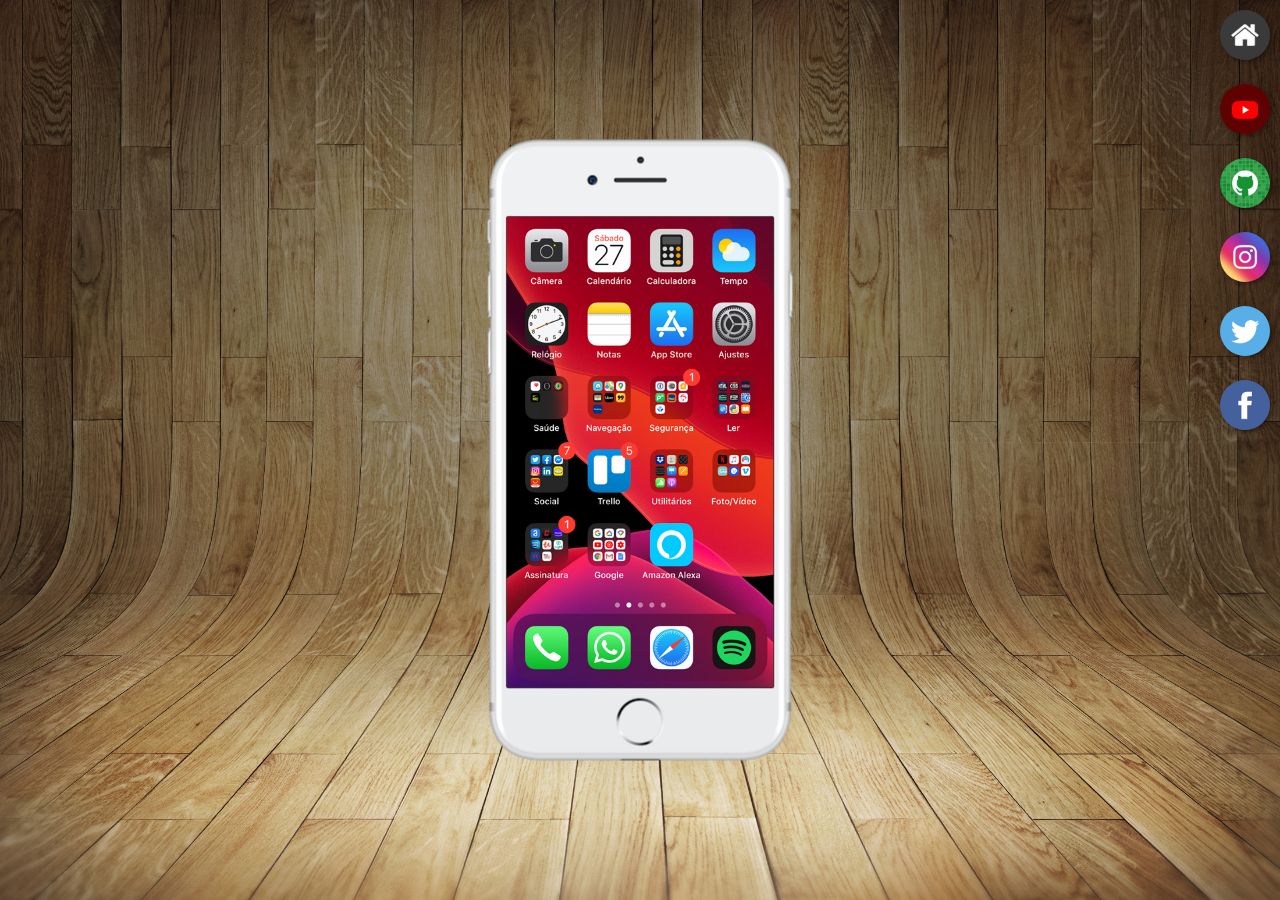
<file: index.html>
<!DOCTYPE html>
<html lang="pt-br">
<head>
    <meta charset="UTF-8">
    <meta name="viewport" content="width=device-width, initial-scale=1.0">
    <title>Projeto Redes Sociais</title>
    <link rel="shortcut icon" href="favicon.ico" type="image/x-icon">
    <link rel="stylesheet" href="estilos/style.css">
</head>
<body>
    <main>
        <section id="telefone">
            <iframe src="home.html" name="tela" id="tela" frameborder="0">
                Seu navegador não é compatível com isso.
            </iframe>
        </section>
        <section id="redes-sociais">
            <a href="home.html" target="tela"><img src="imagens/logo-home.jpg" alt="Home"></a><br>
            <a href="youtube.html" target="tela"><img src="imagens/logo-youtube.jpg" alt="Youtube"></a><br>
            <a href="gitbub.html" target="tela"><img src="imagens/logo-github.jpg" alt="GitHub"></a><br>
            <a href="instagram.html" target="tela"><img src="imagens/logo-instagram.jpg" alt="Instagram"></a><br>
            <a href="twiter.html" target="tela"><img src="imagens/logo-twitter.jpg" alt="Twiter"></a><br>
            <a href="facebook.html" target="tela"><img src="imagens/logo-facebook.jpg" alt="Facebook"></a>
        </section>
    </main>
</body>
</html>
</file>
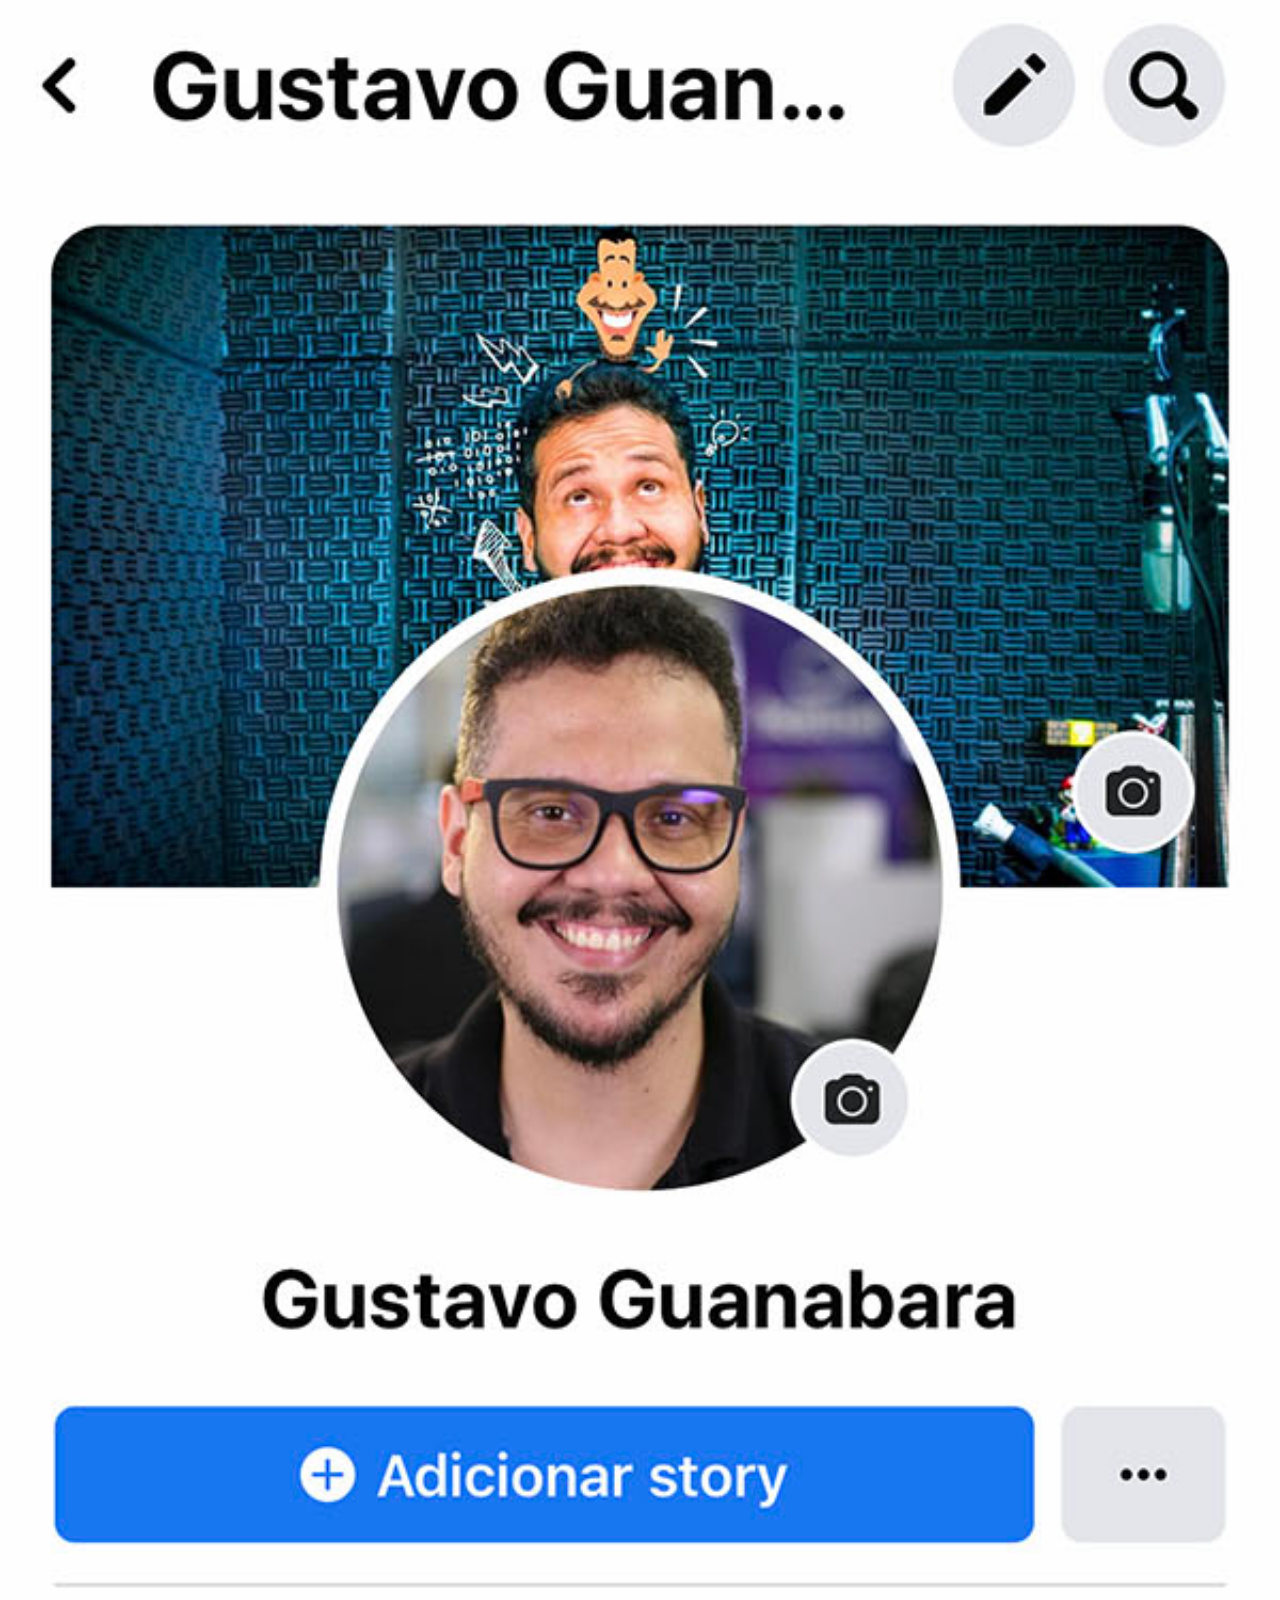
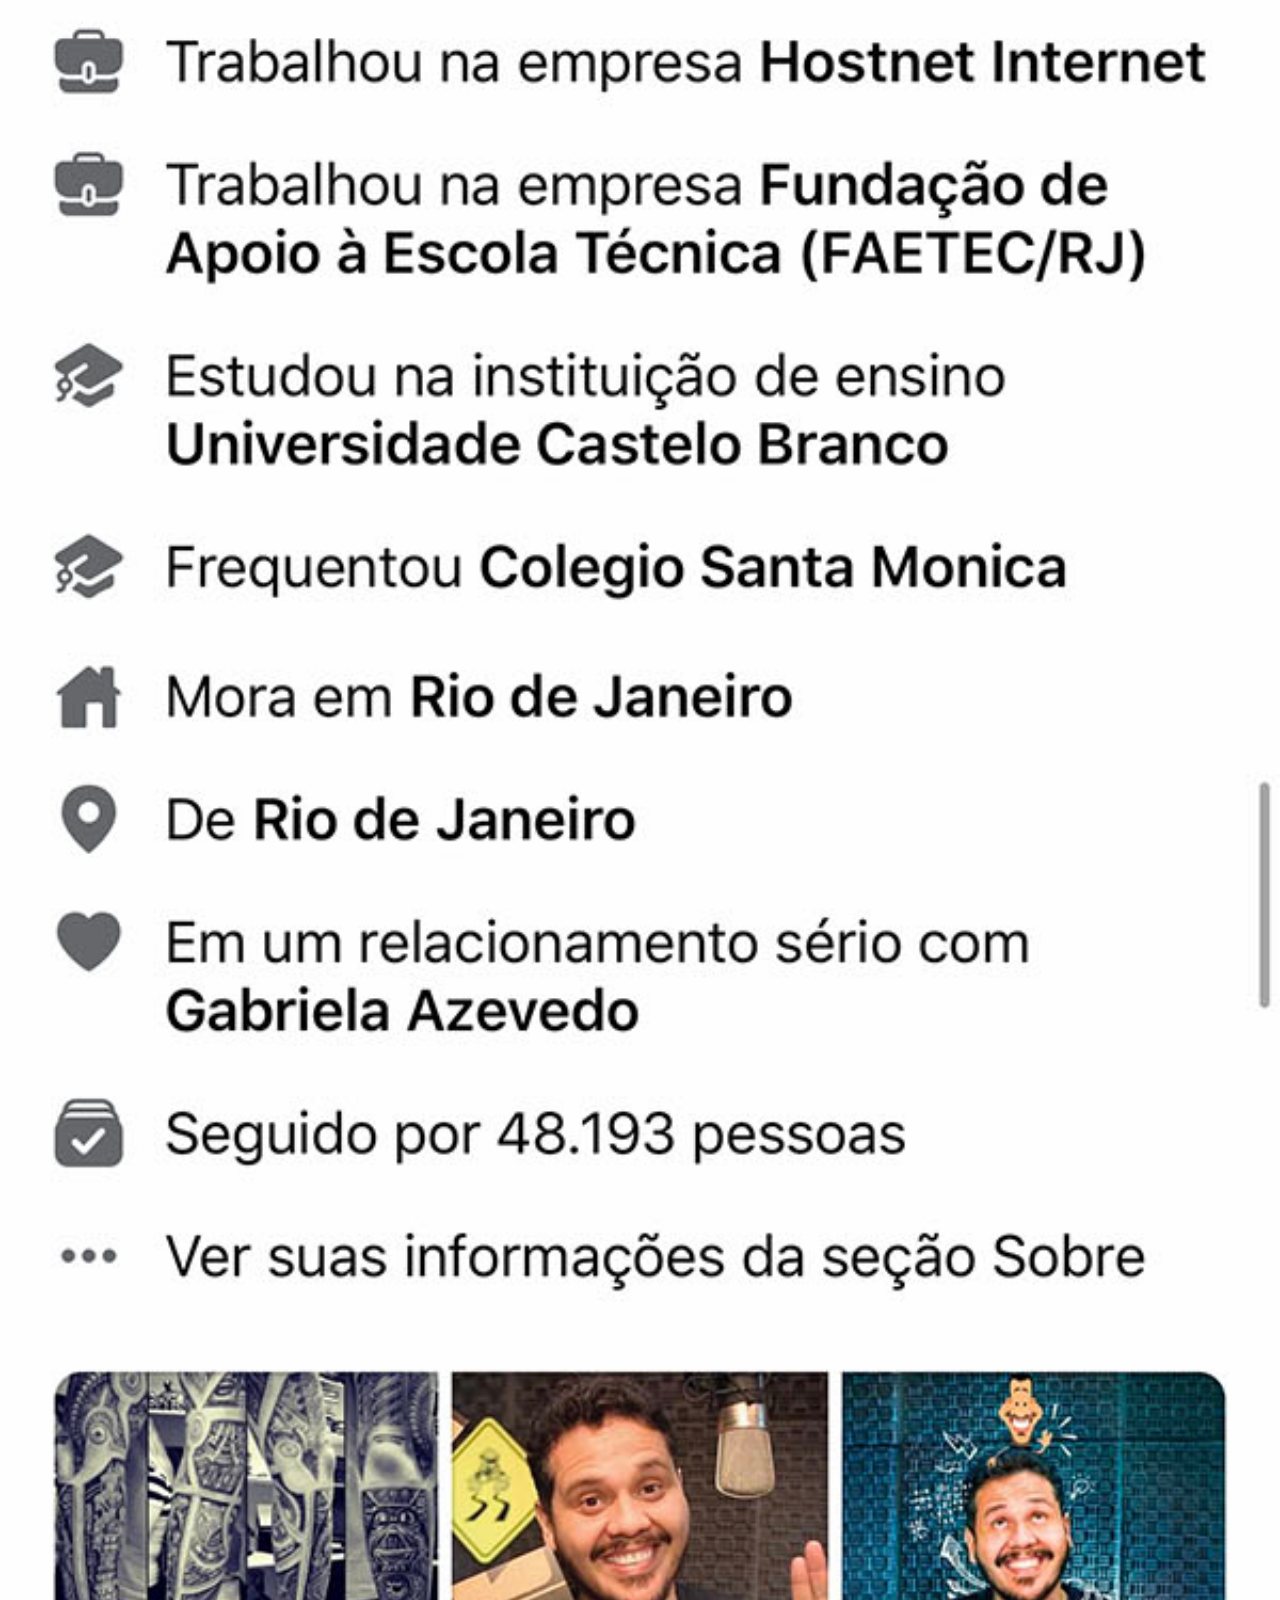
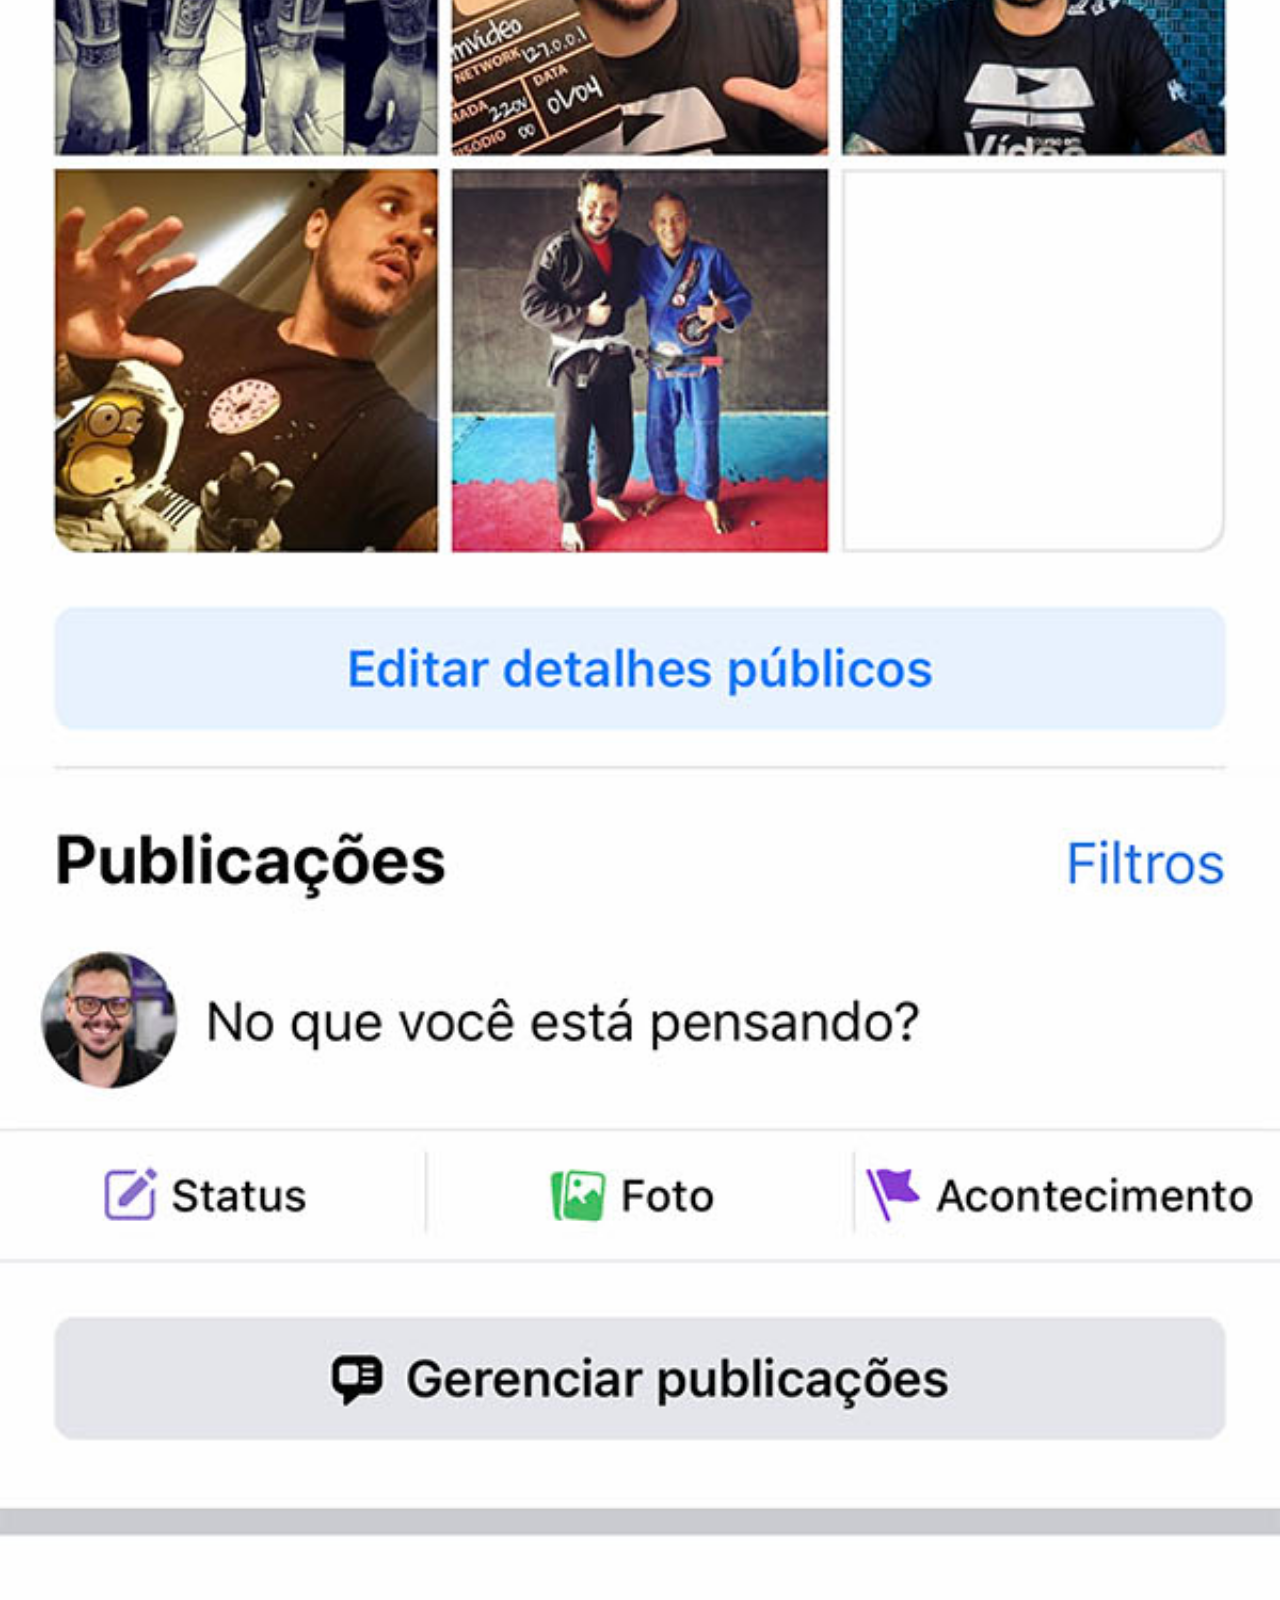
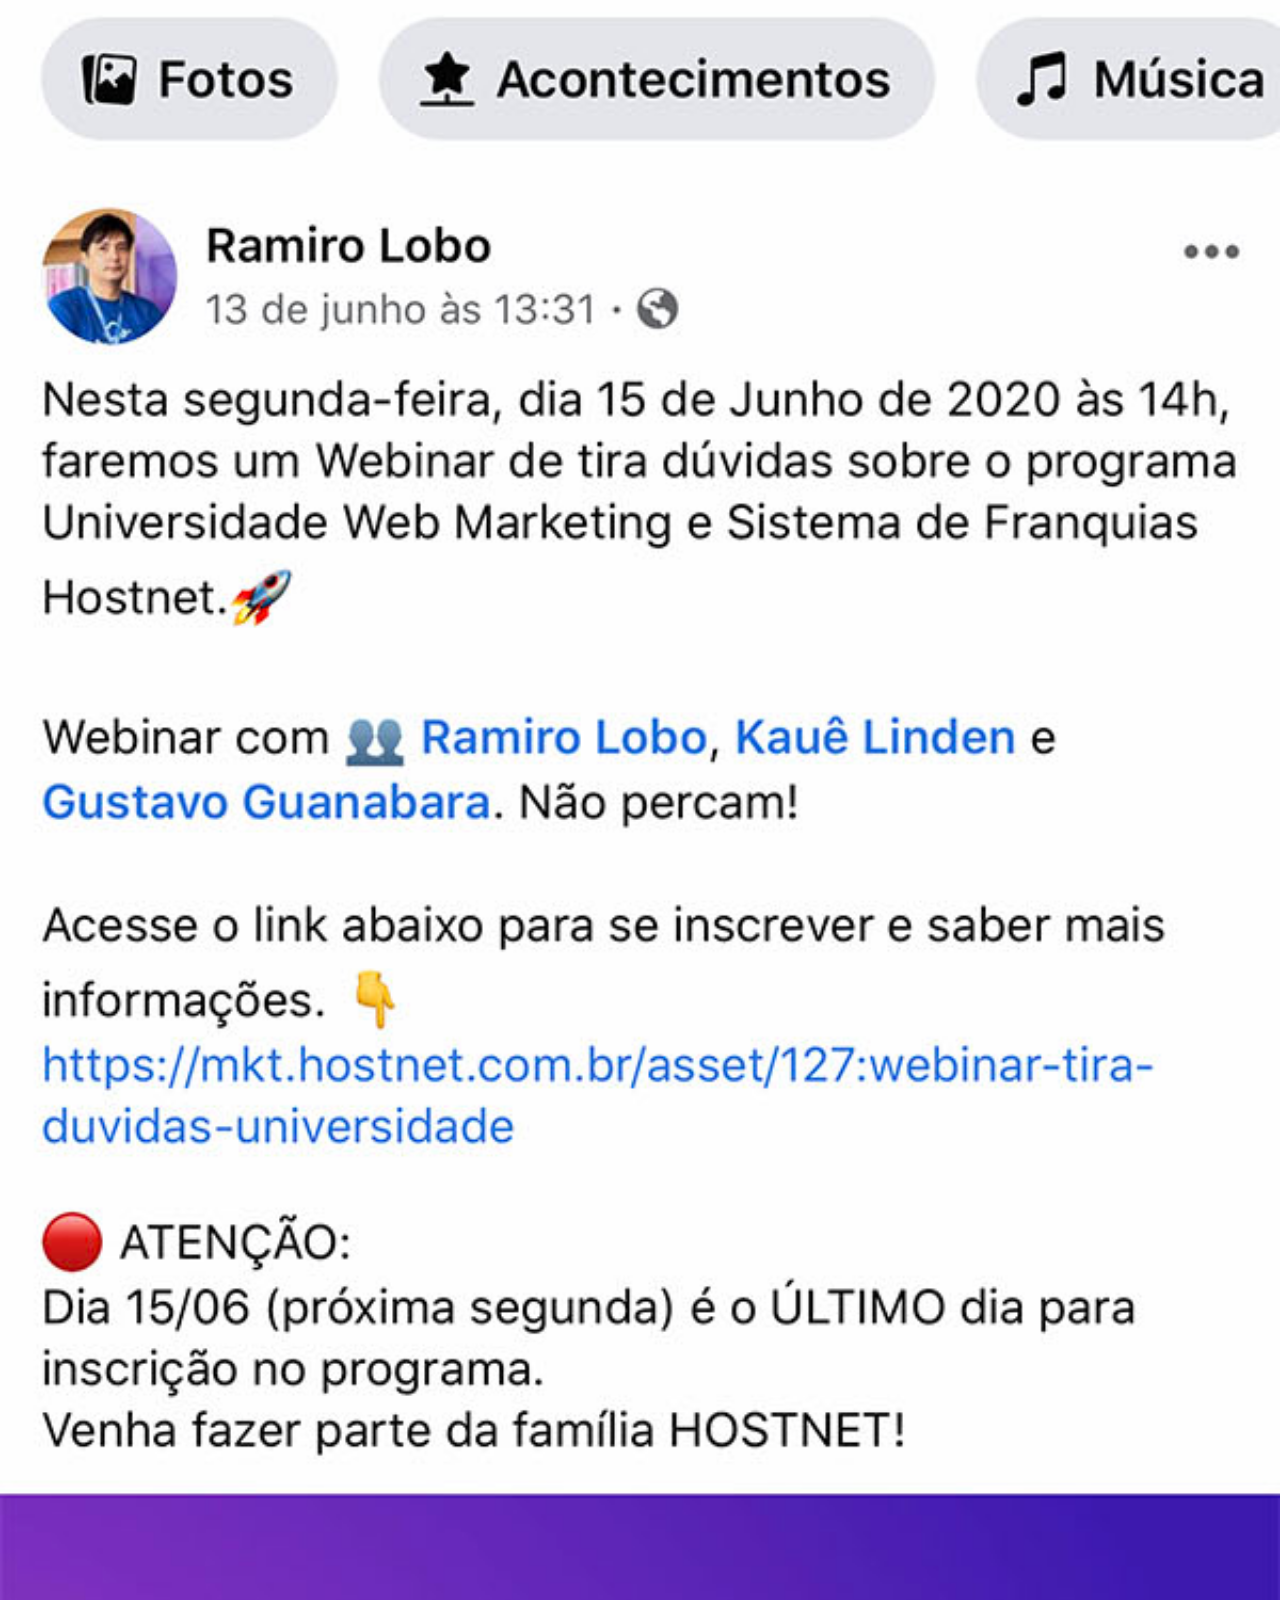
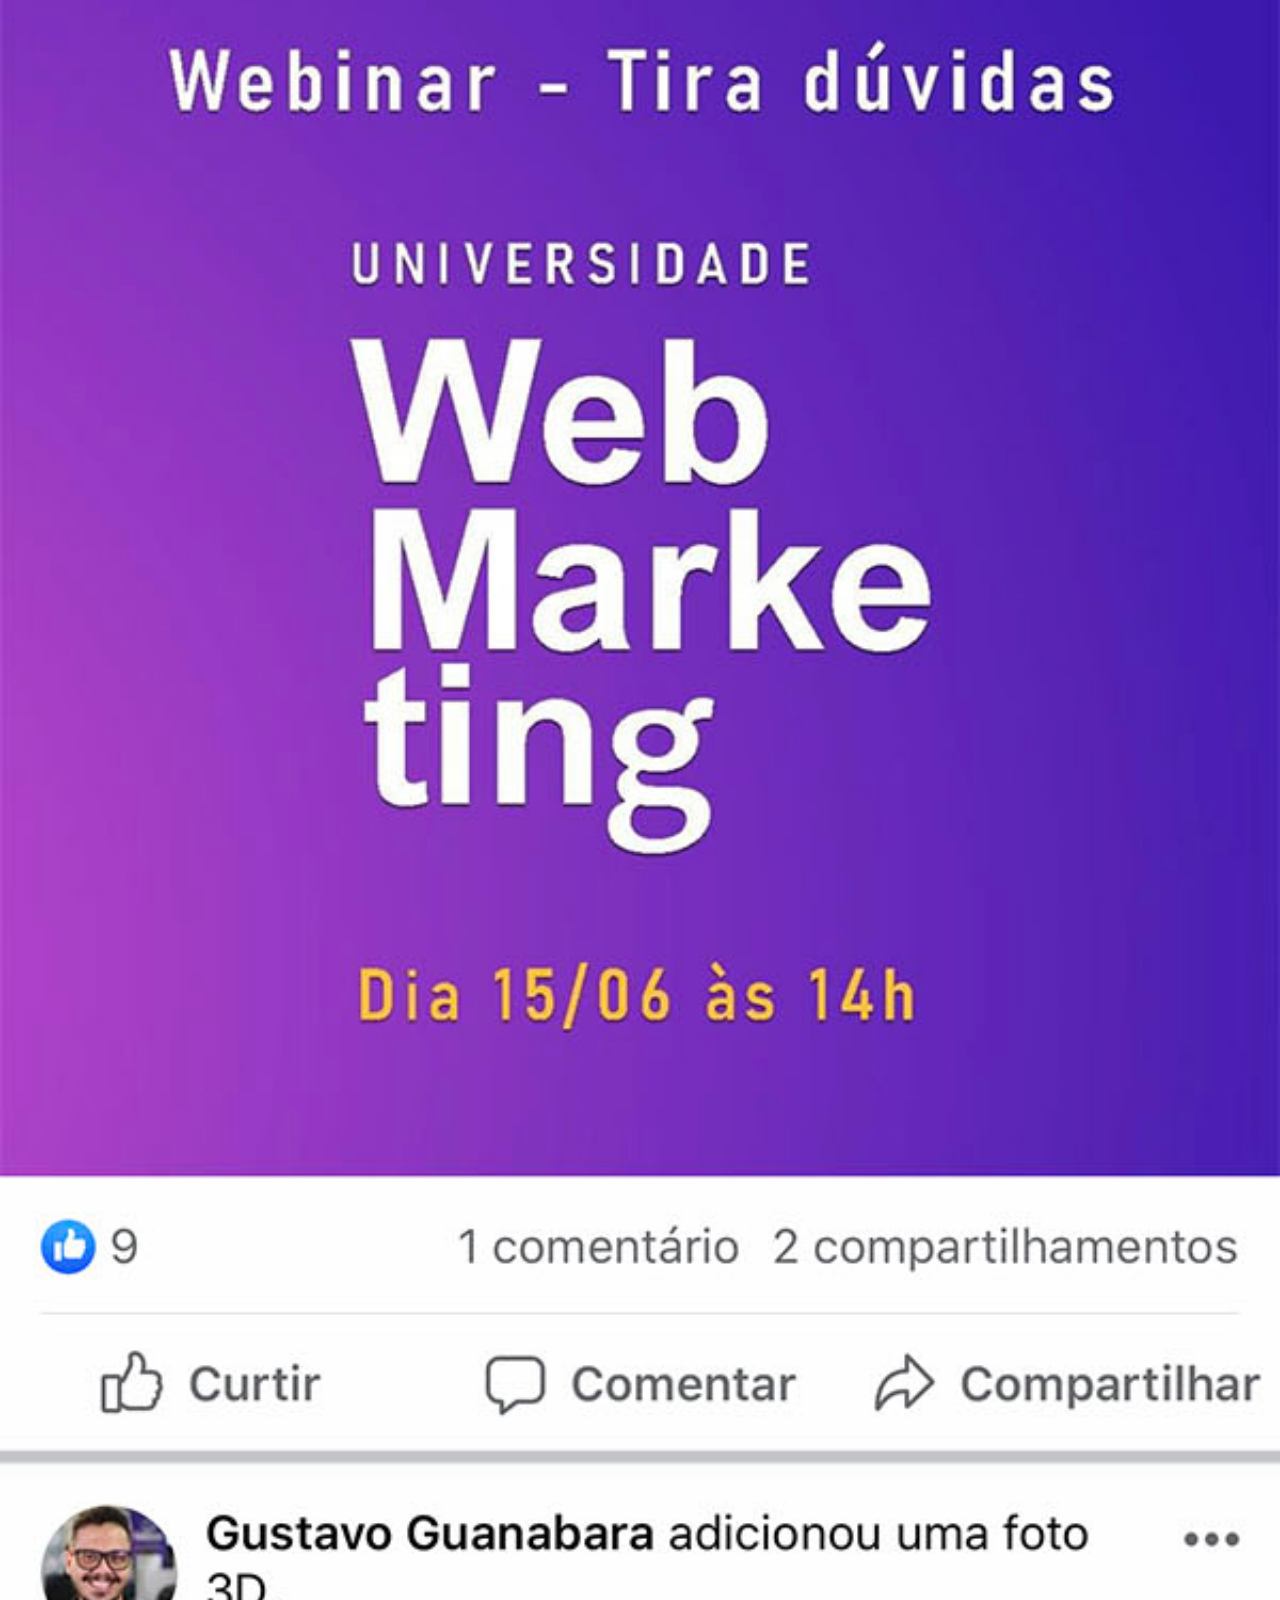
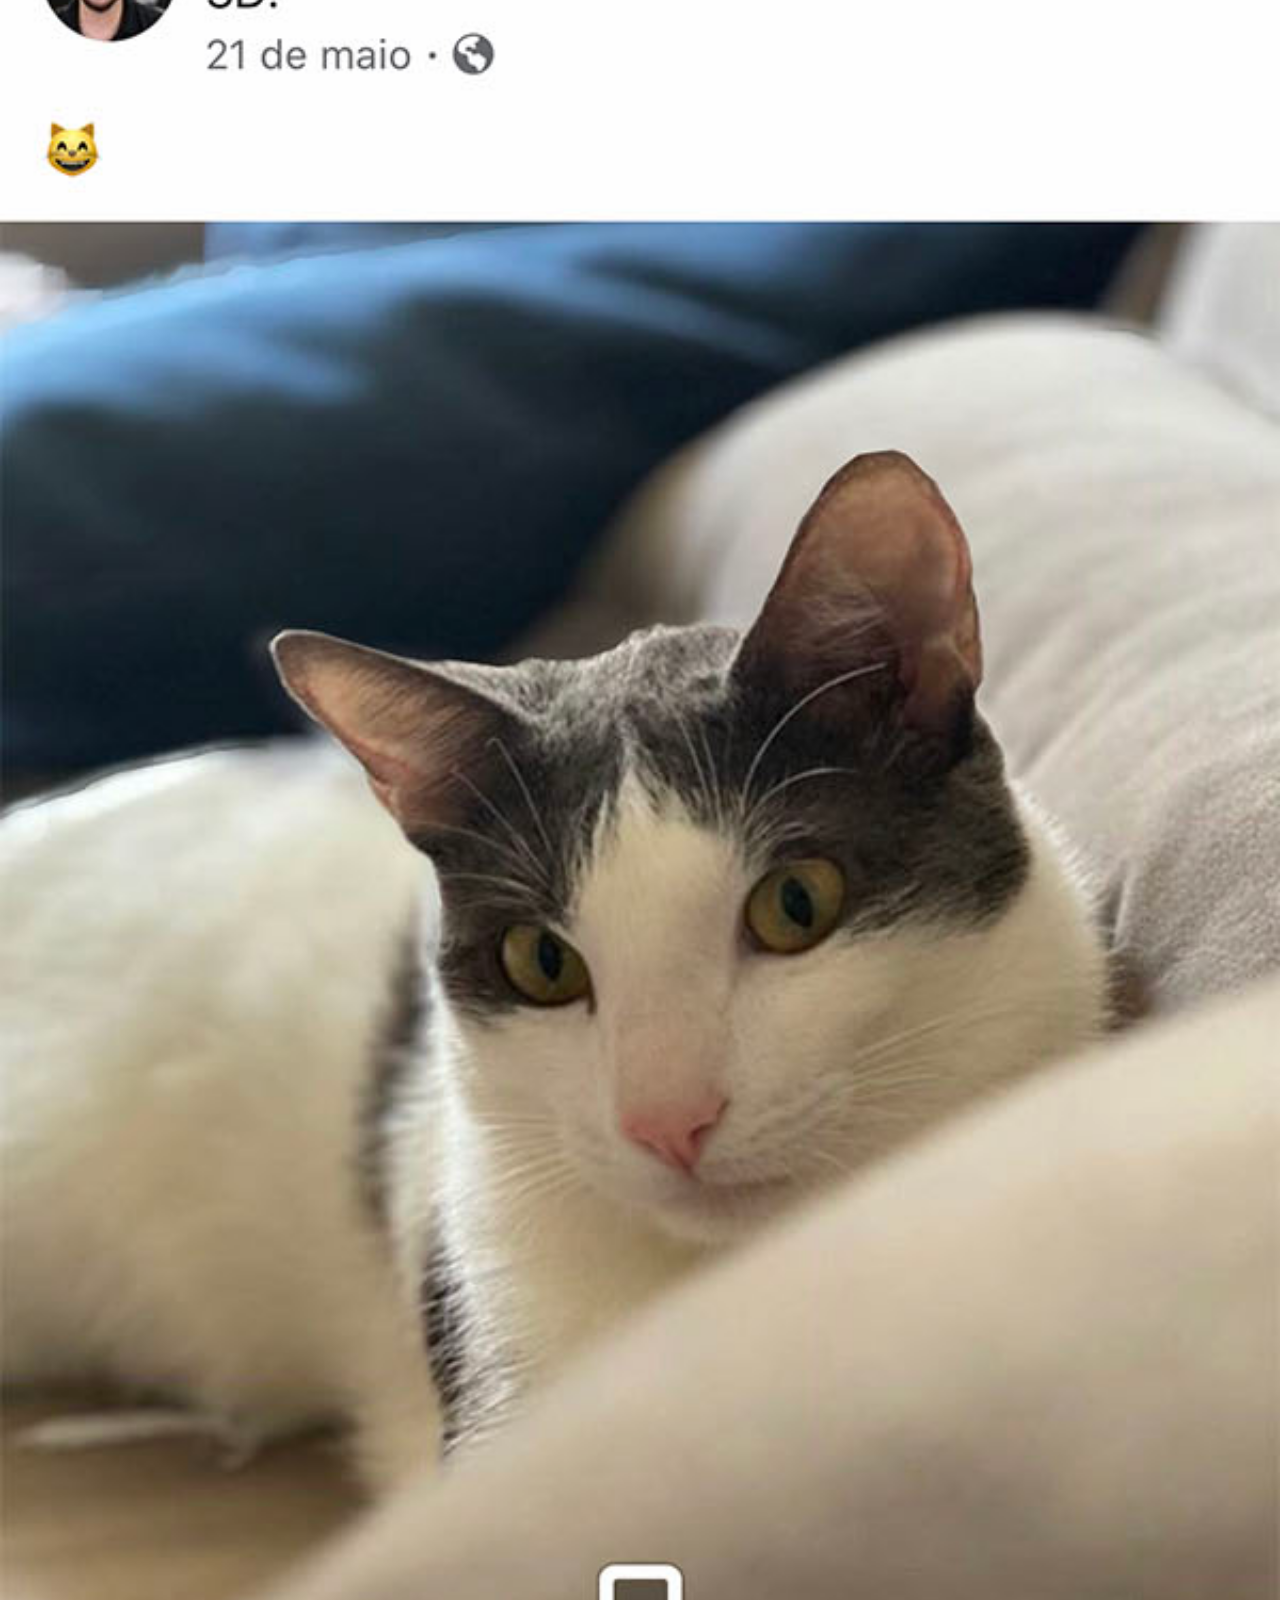
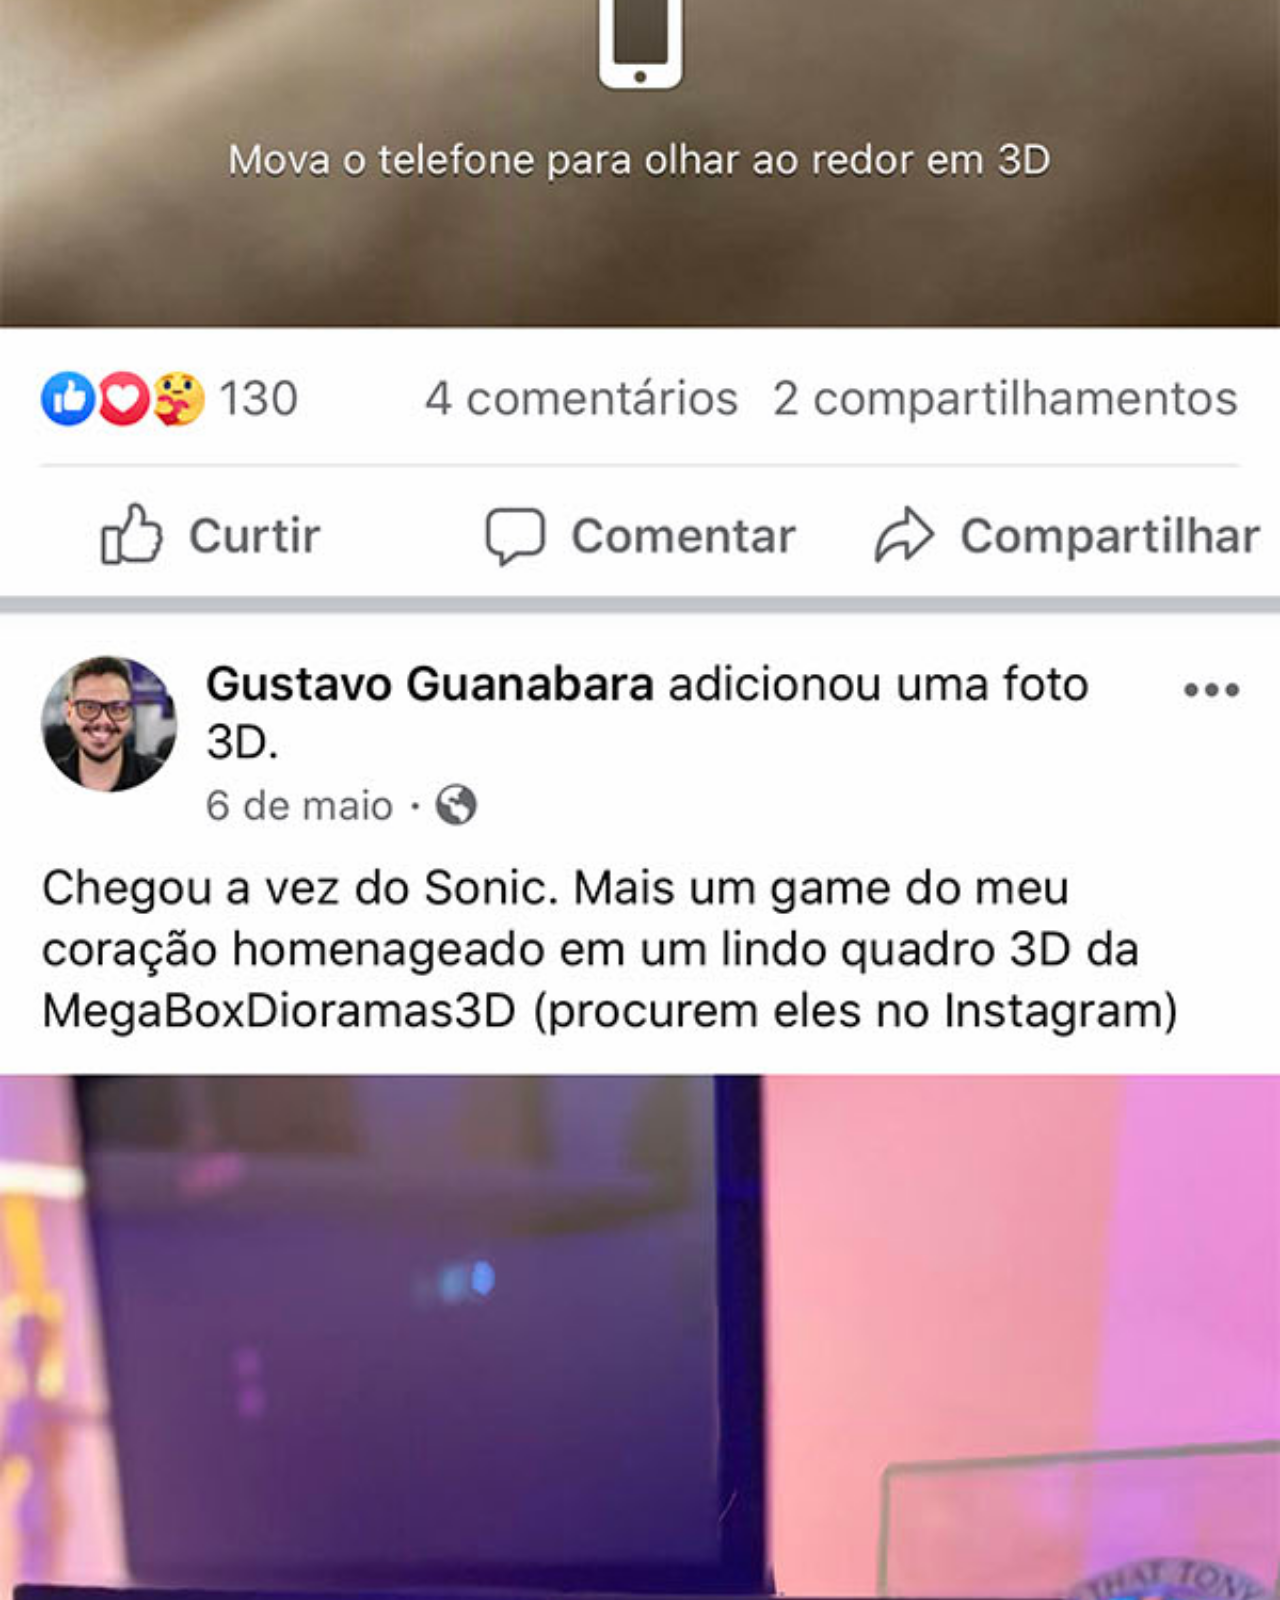
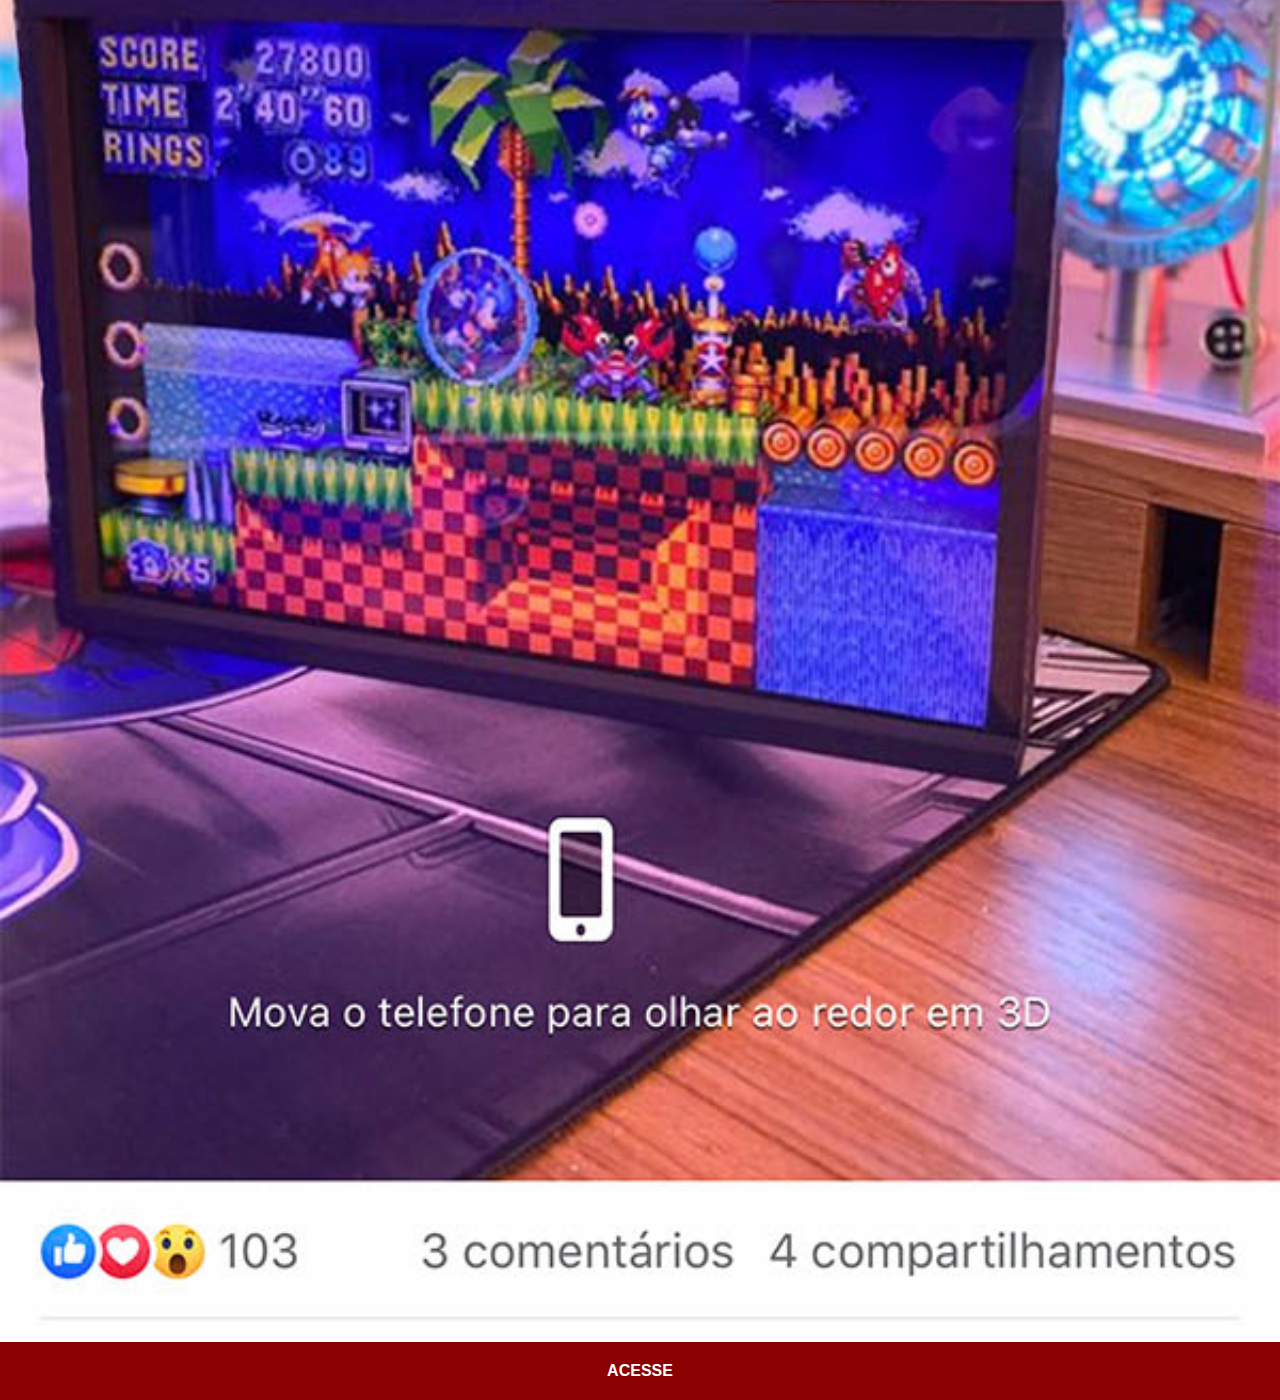
<file: facebook.html>
<!DOCTYPE html>
<html lang="pt-br">
<head>
    <meta charset="UTF-8">
    <meta name="viewport" content="width=device-width, initial-scale=1.0">
    <title>Facebook</title>
    <link rel="stylesheet" href="estilos/social.css">
</head>
<body>
    <img src="imagens/tela-facebook.jpg" alt="Facebook">
    <a href="https://www.facebook.com/gustavoguanabara/?locale=pt_BR" target="blank">ACESSE</a>
</body>
</html>
</file>
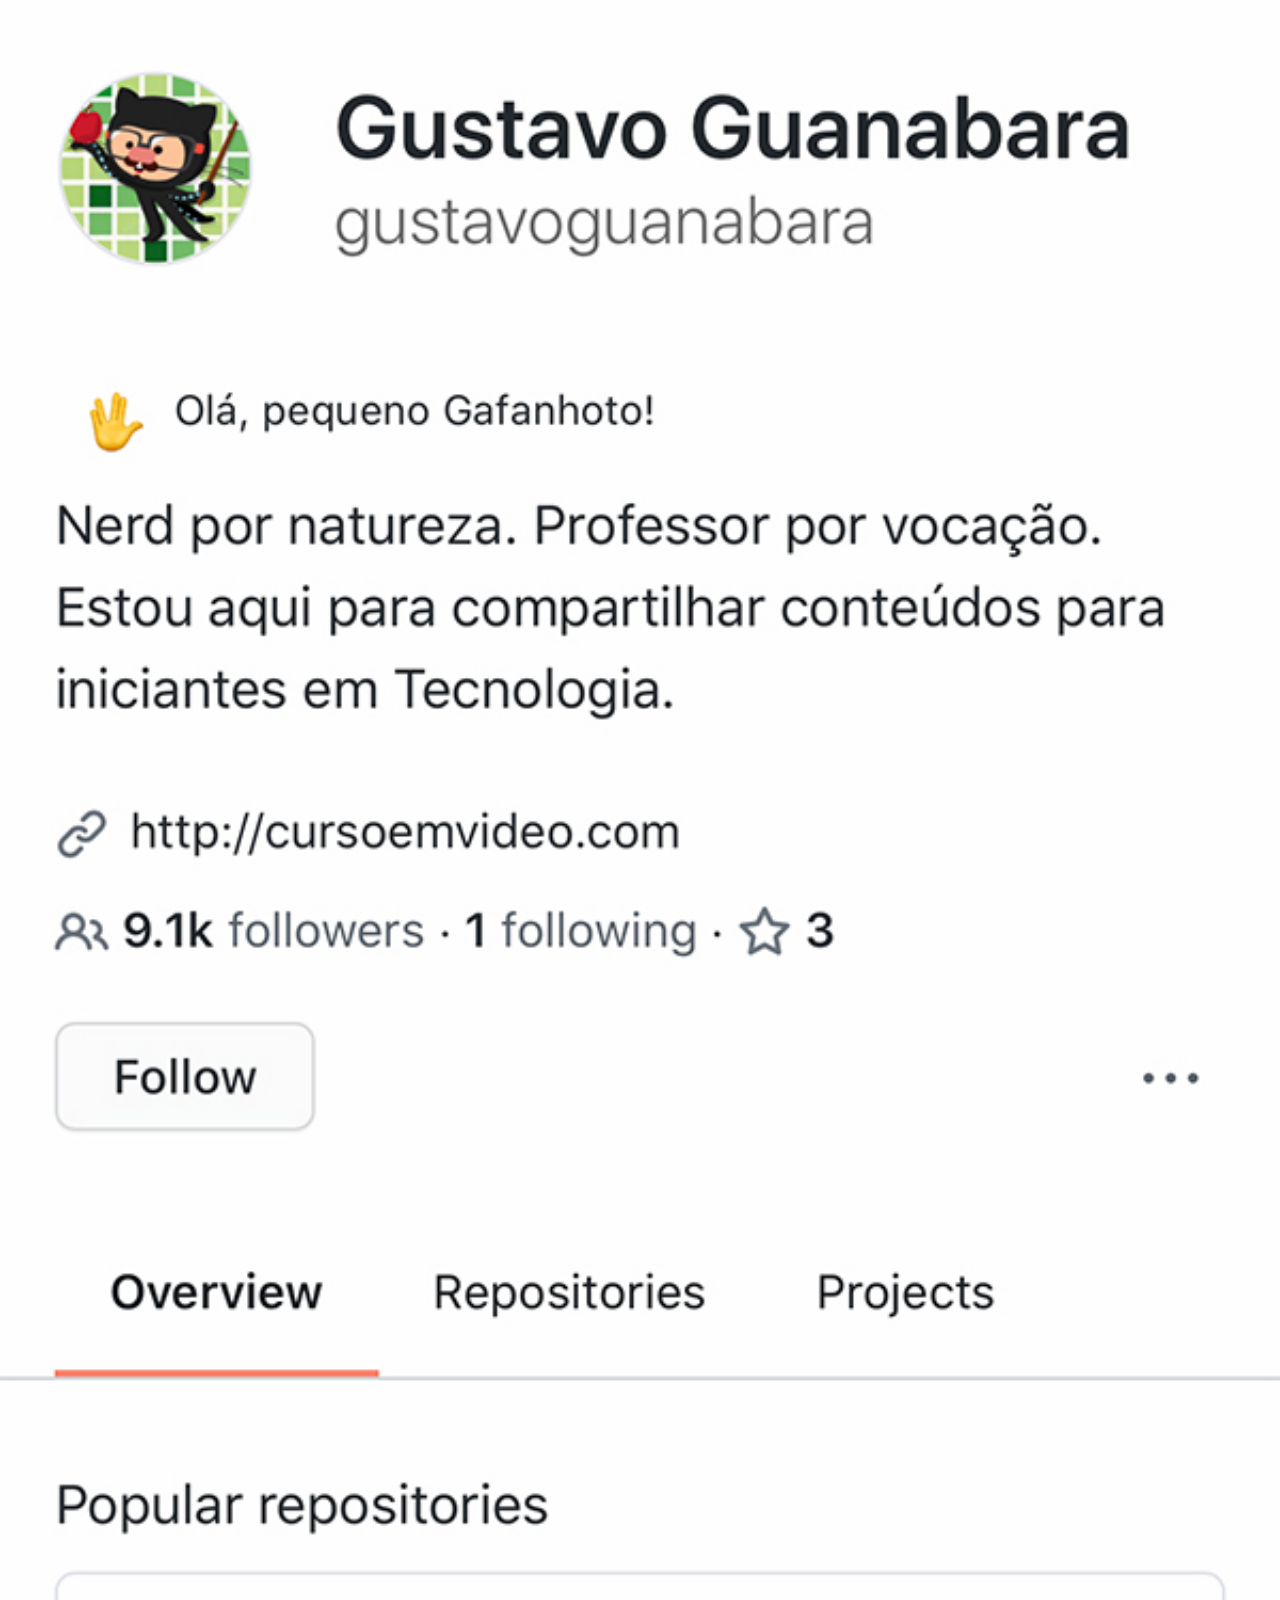
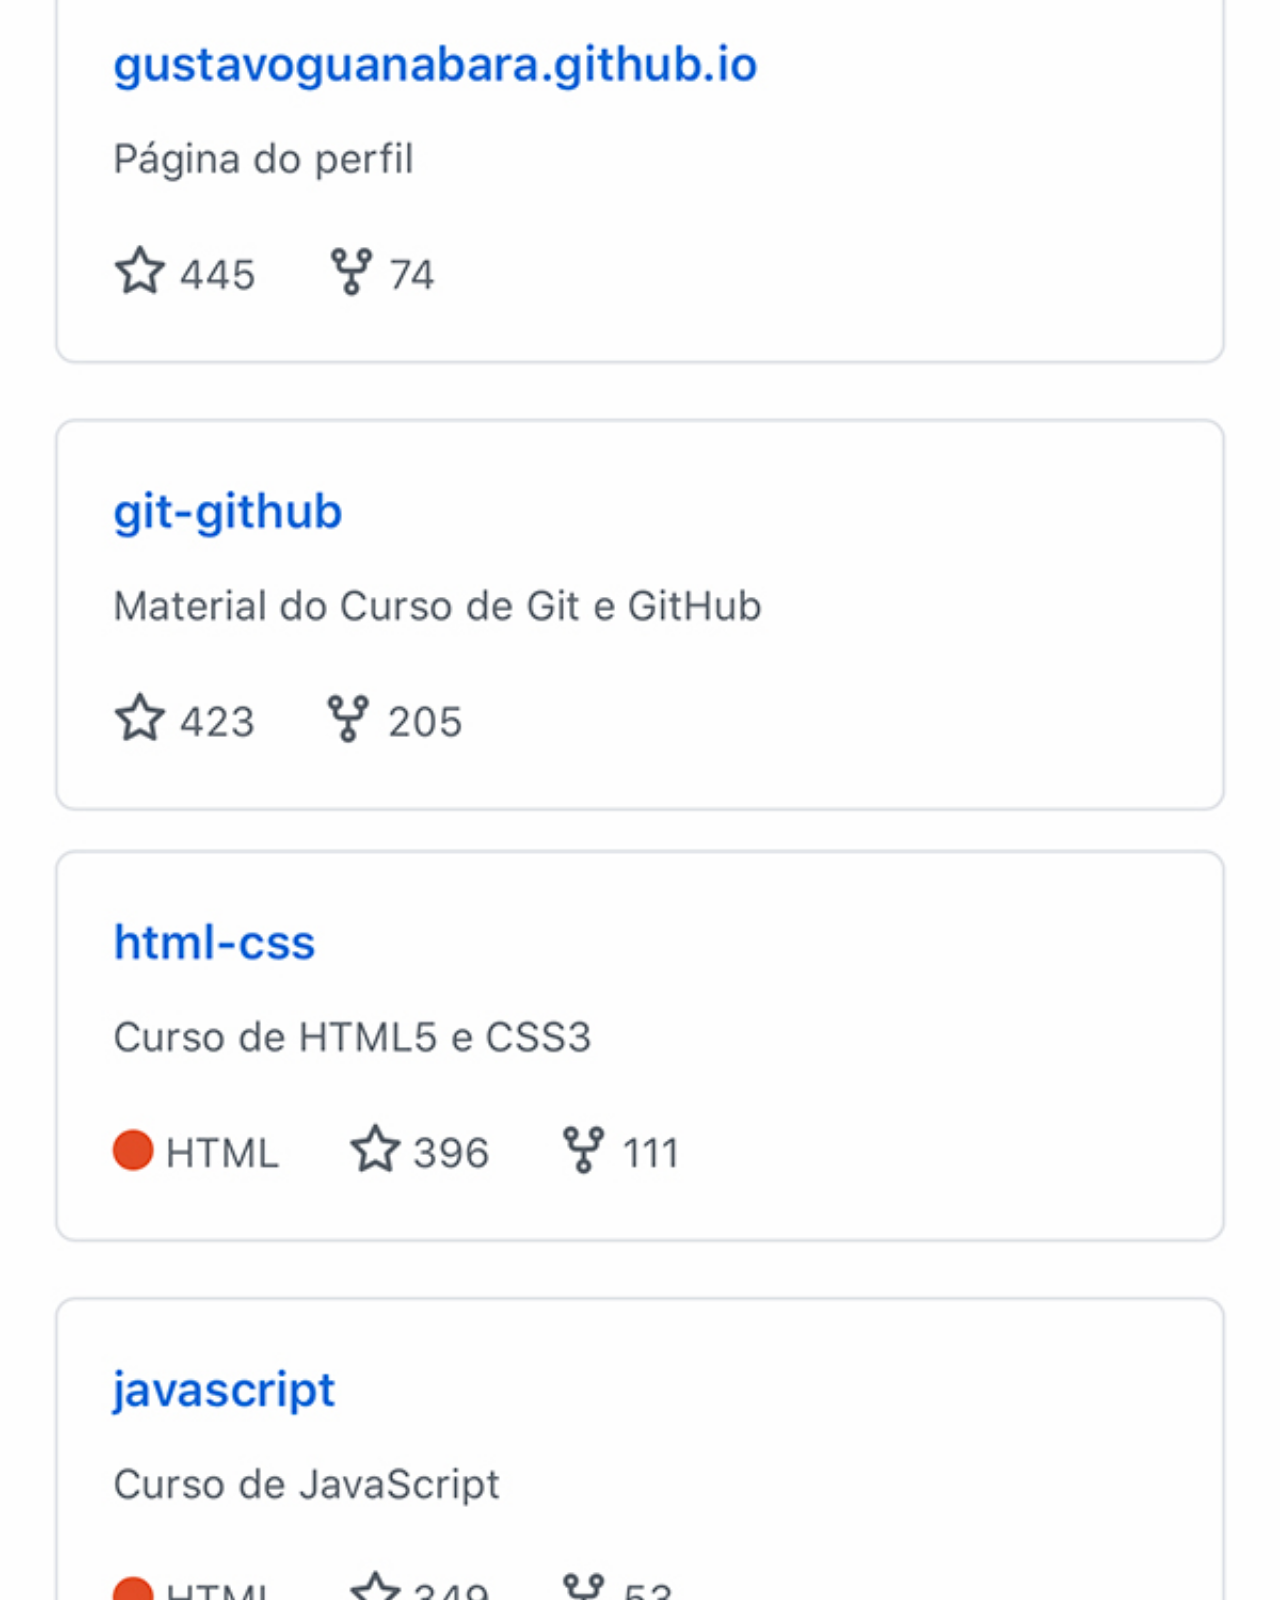
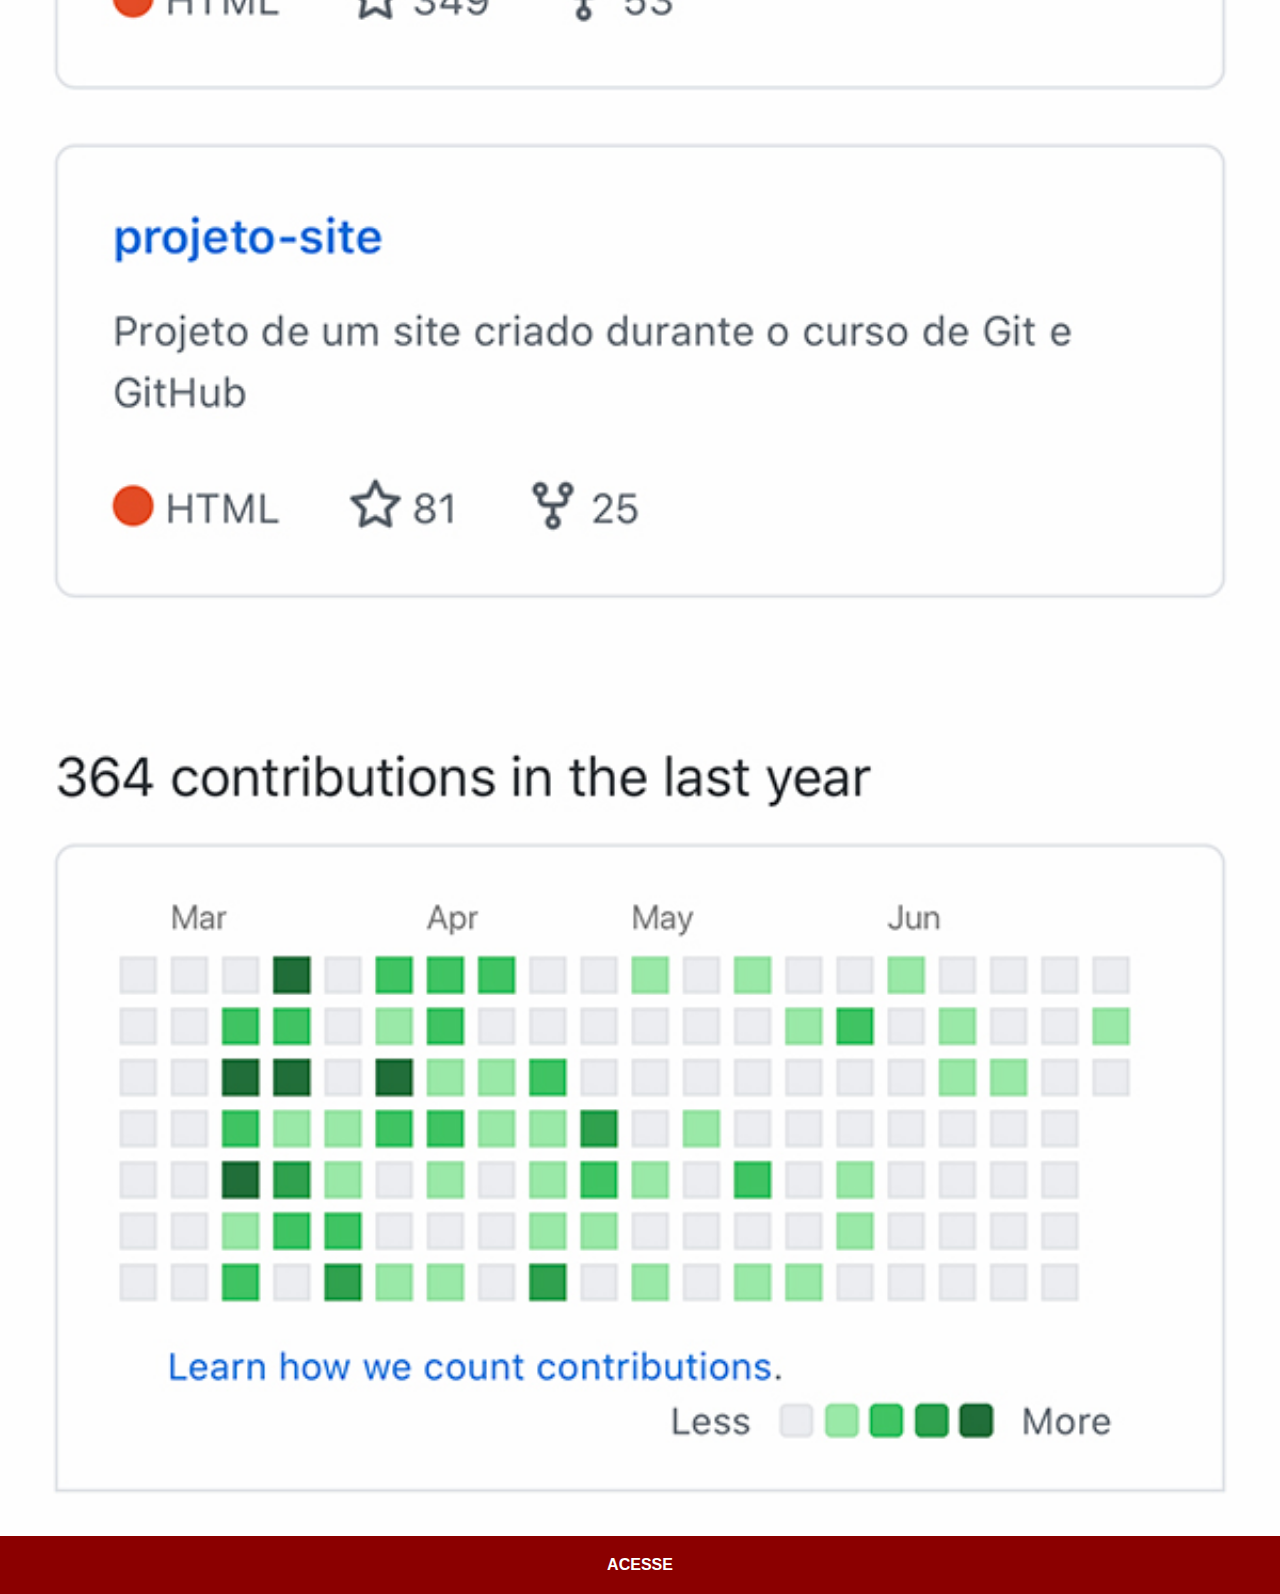
<file: gitbub.html>
<!DOCTYPE html>
<html lang="pt-br">
<head>
    <meta charset="UTF-8">
    <meta name="viewport" content="width=device-width, initial-scale=1.0">
    <title>GitHub</title>
    <link rel="stylesheet" href="estilos/social.css">
</head>
<body>
    <img src="imagens/tela-github.jpg" alt="GitHub">
    <a href="https://github.com/gustavoguanabara" target="_blank">ACESSE</a>
</body>
</html>
</file>
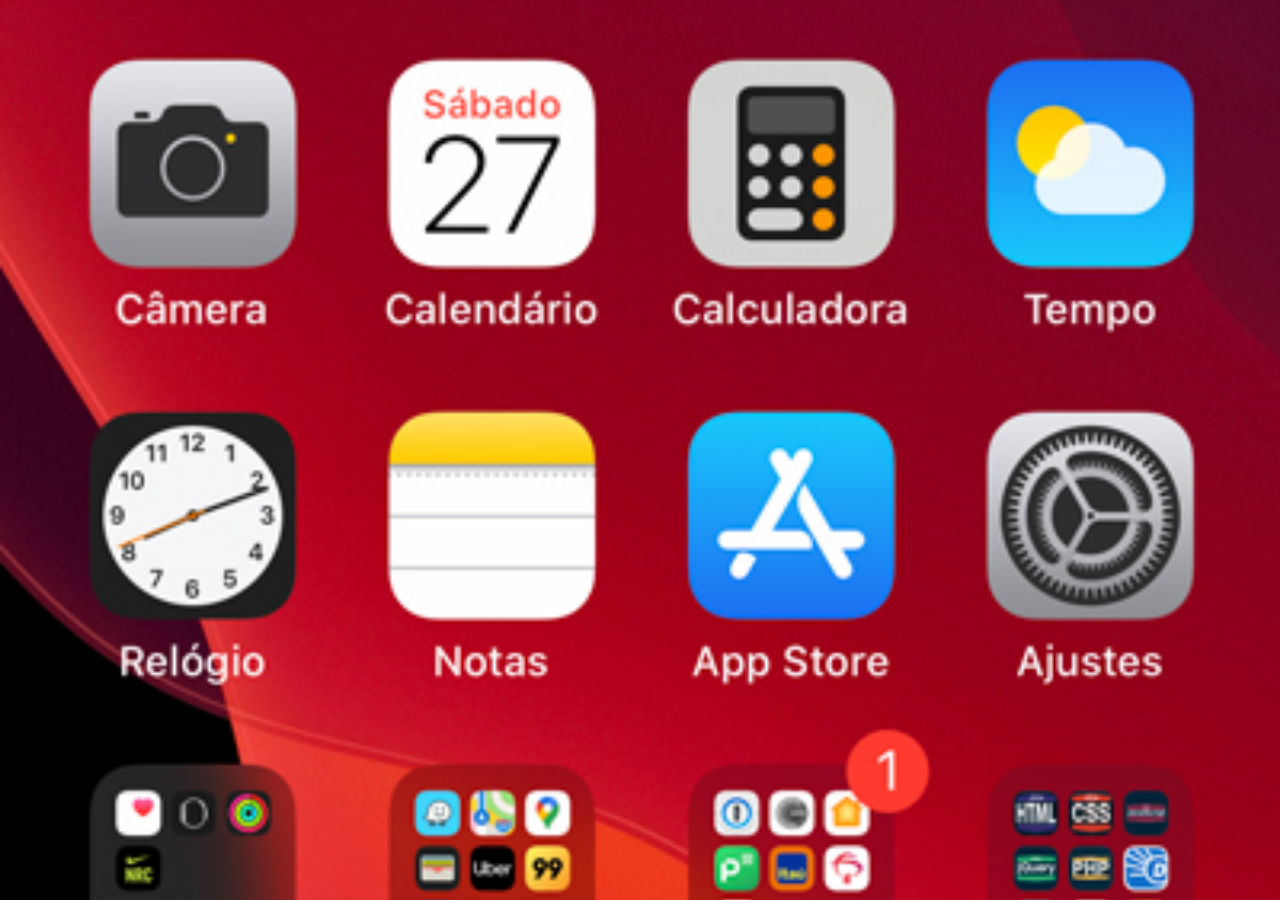
<file: home.html>
<!DOCTYPE html>
<html lang="pt-br">
<head>
    <meta charset="UTF-8">
    <meta name="viewport" content="width=device-width, initial-scale=1.0">
    <title>Home</title>
    <style>
        *{
            margin: 0px;
            padding: 0px;
        }
        body{
          width: 100vw;
          height: 100vh;
          background: black url('imagens/tela-home.jpg') no-repeat top center ;
          background-size: cover;  
        }
    </style>
</head>
<body>
    
</body>
</html>
</file>
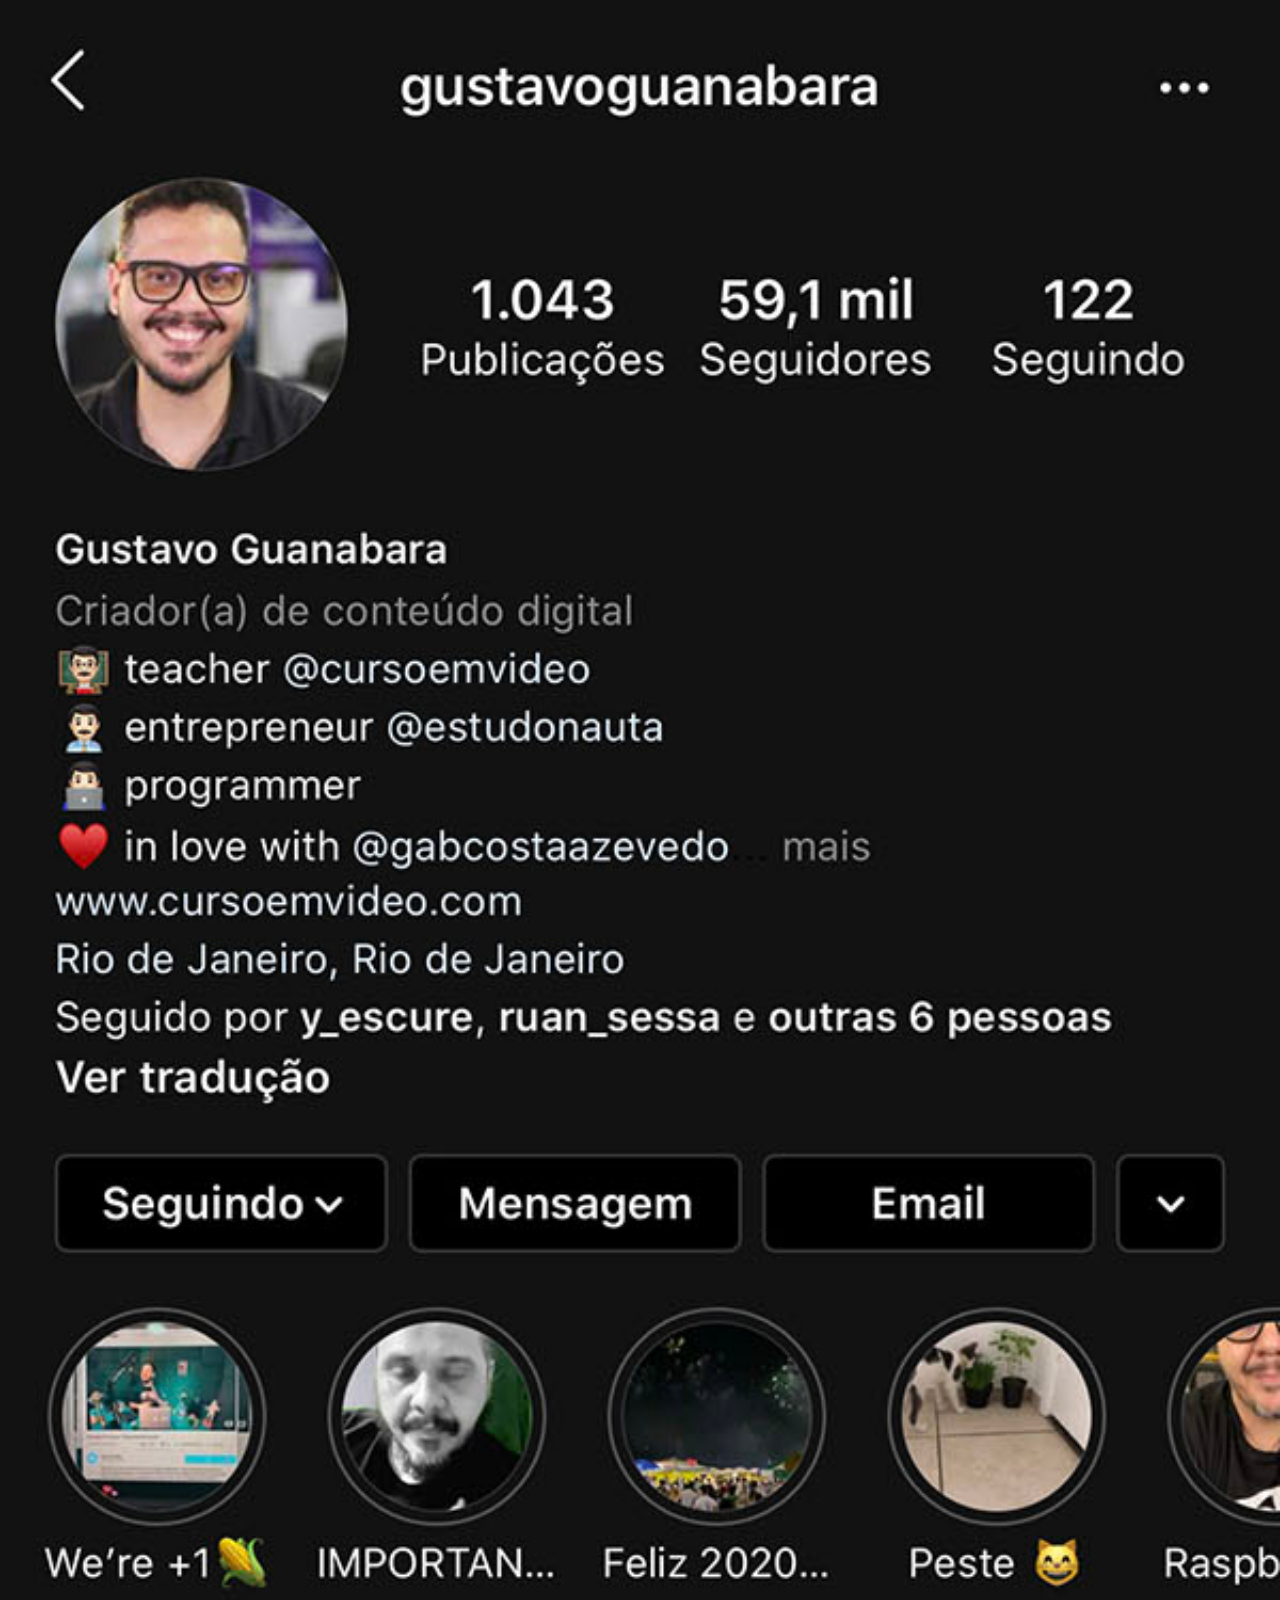
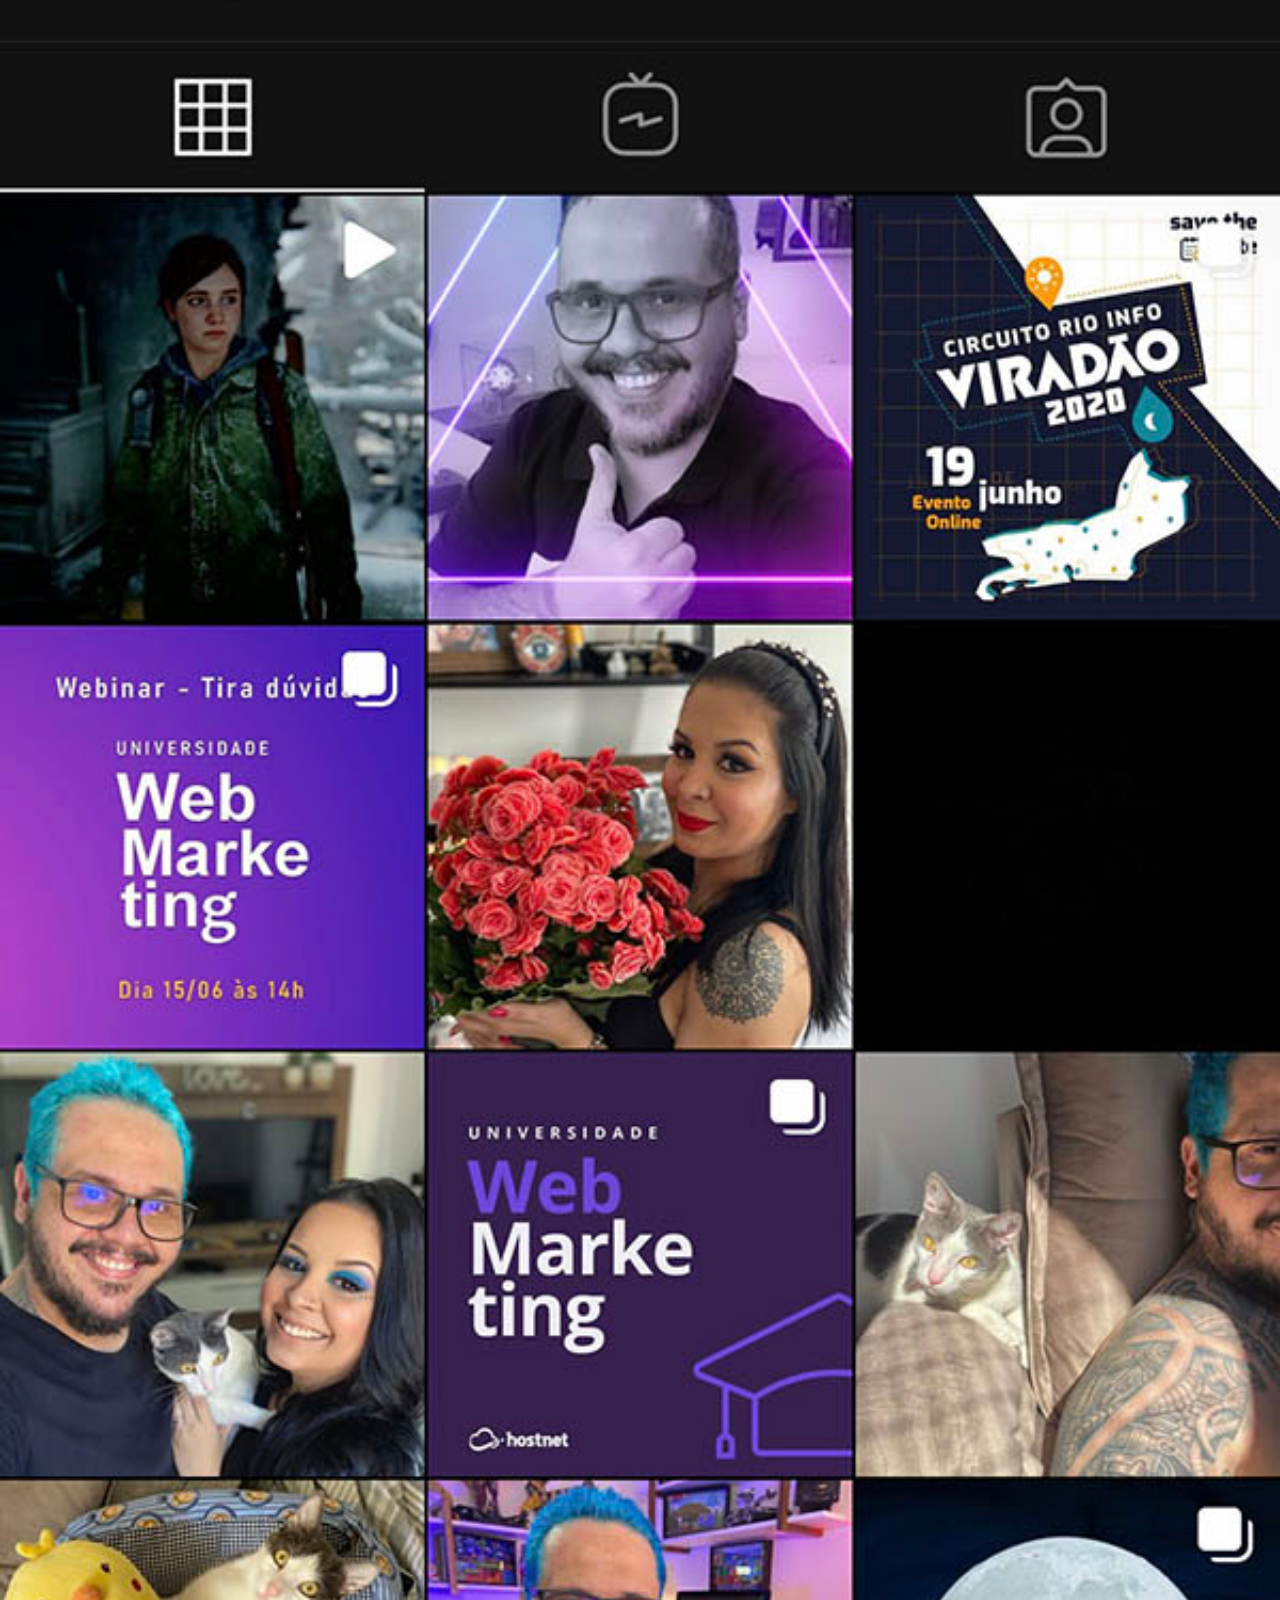
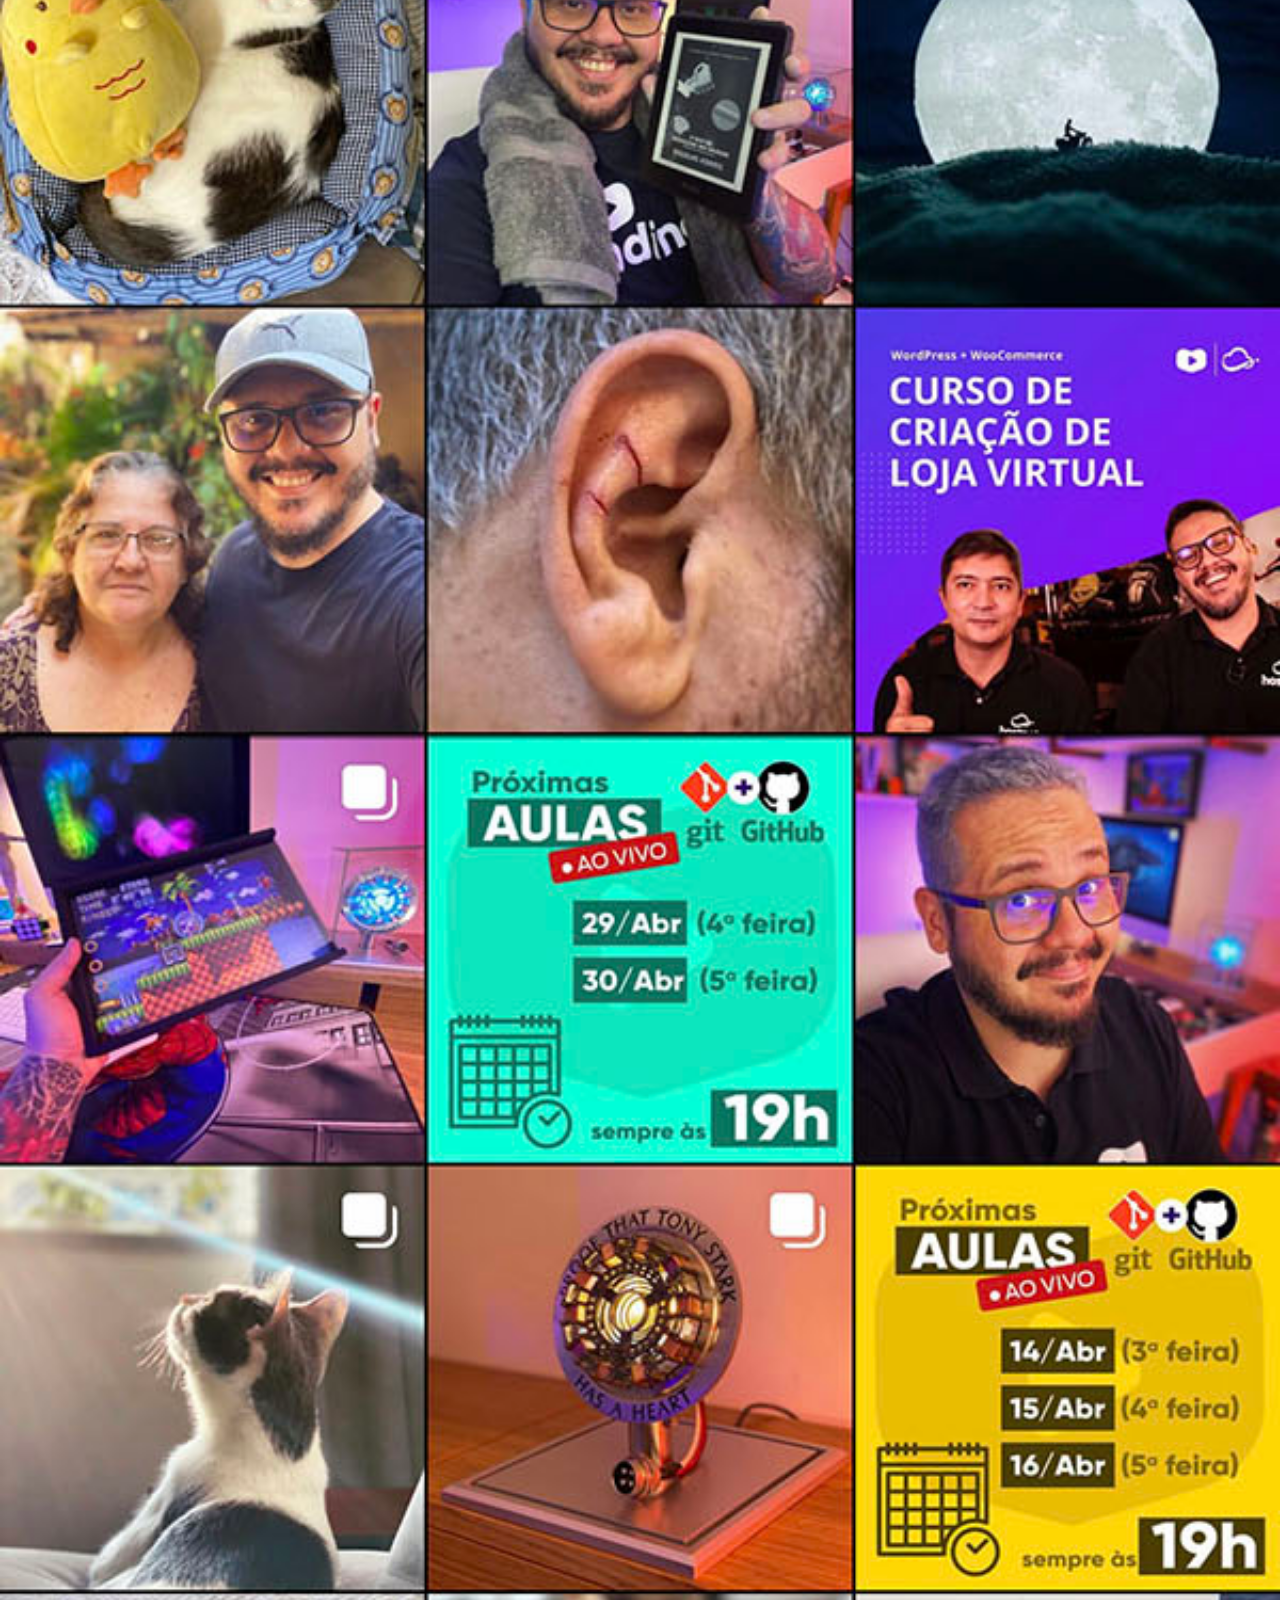
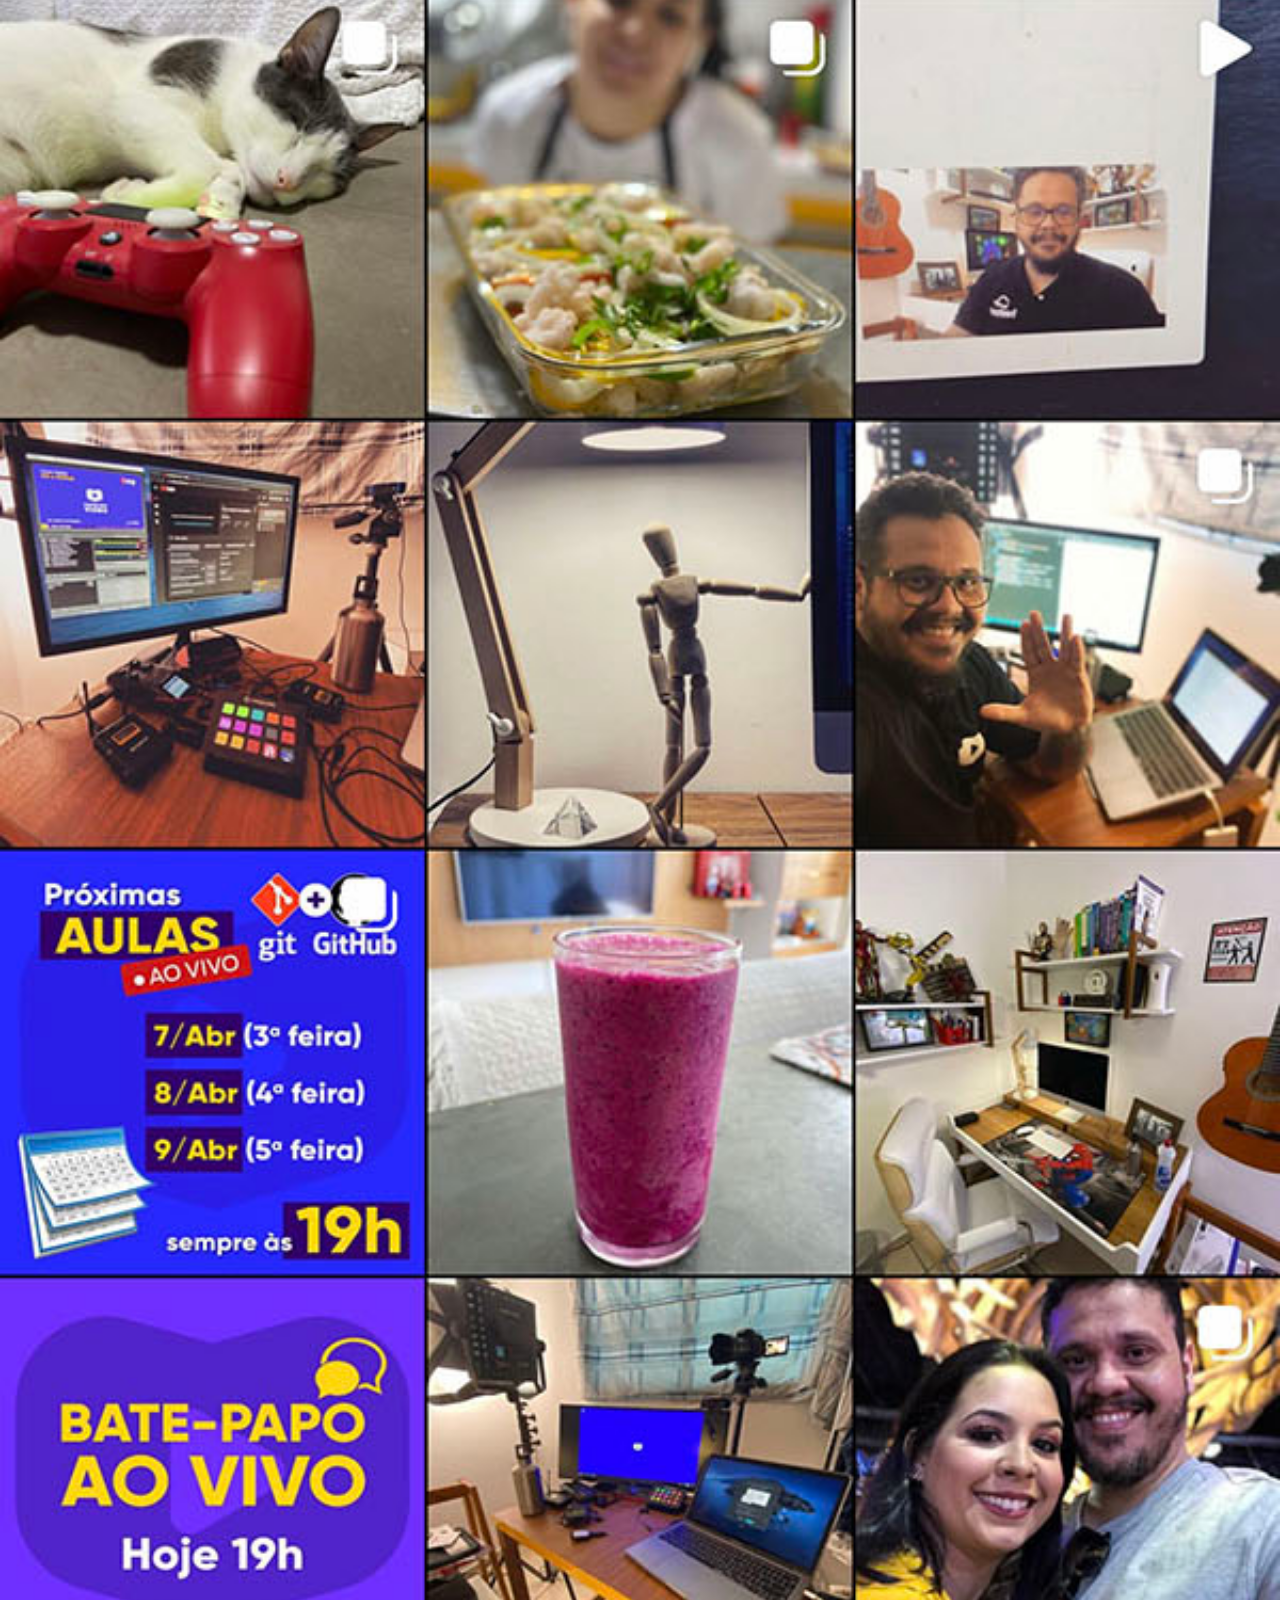
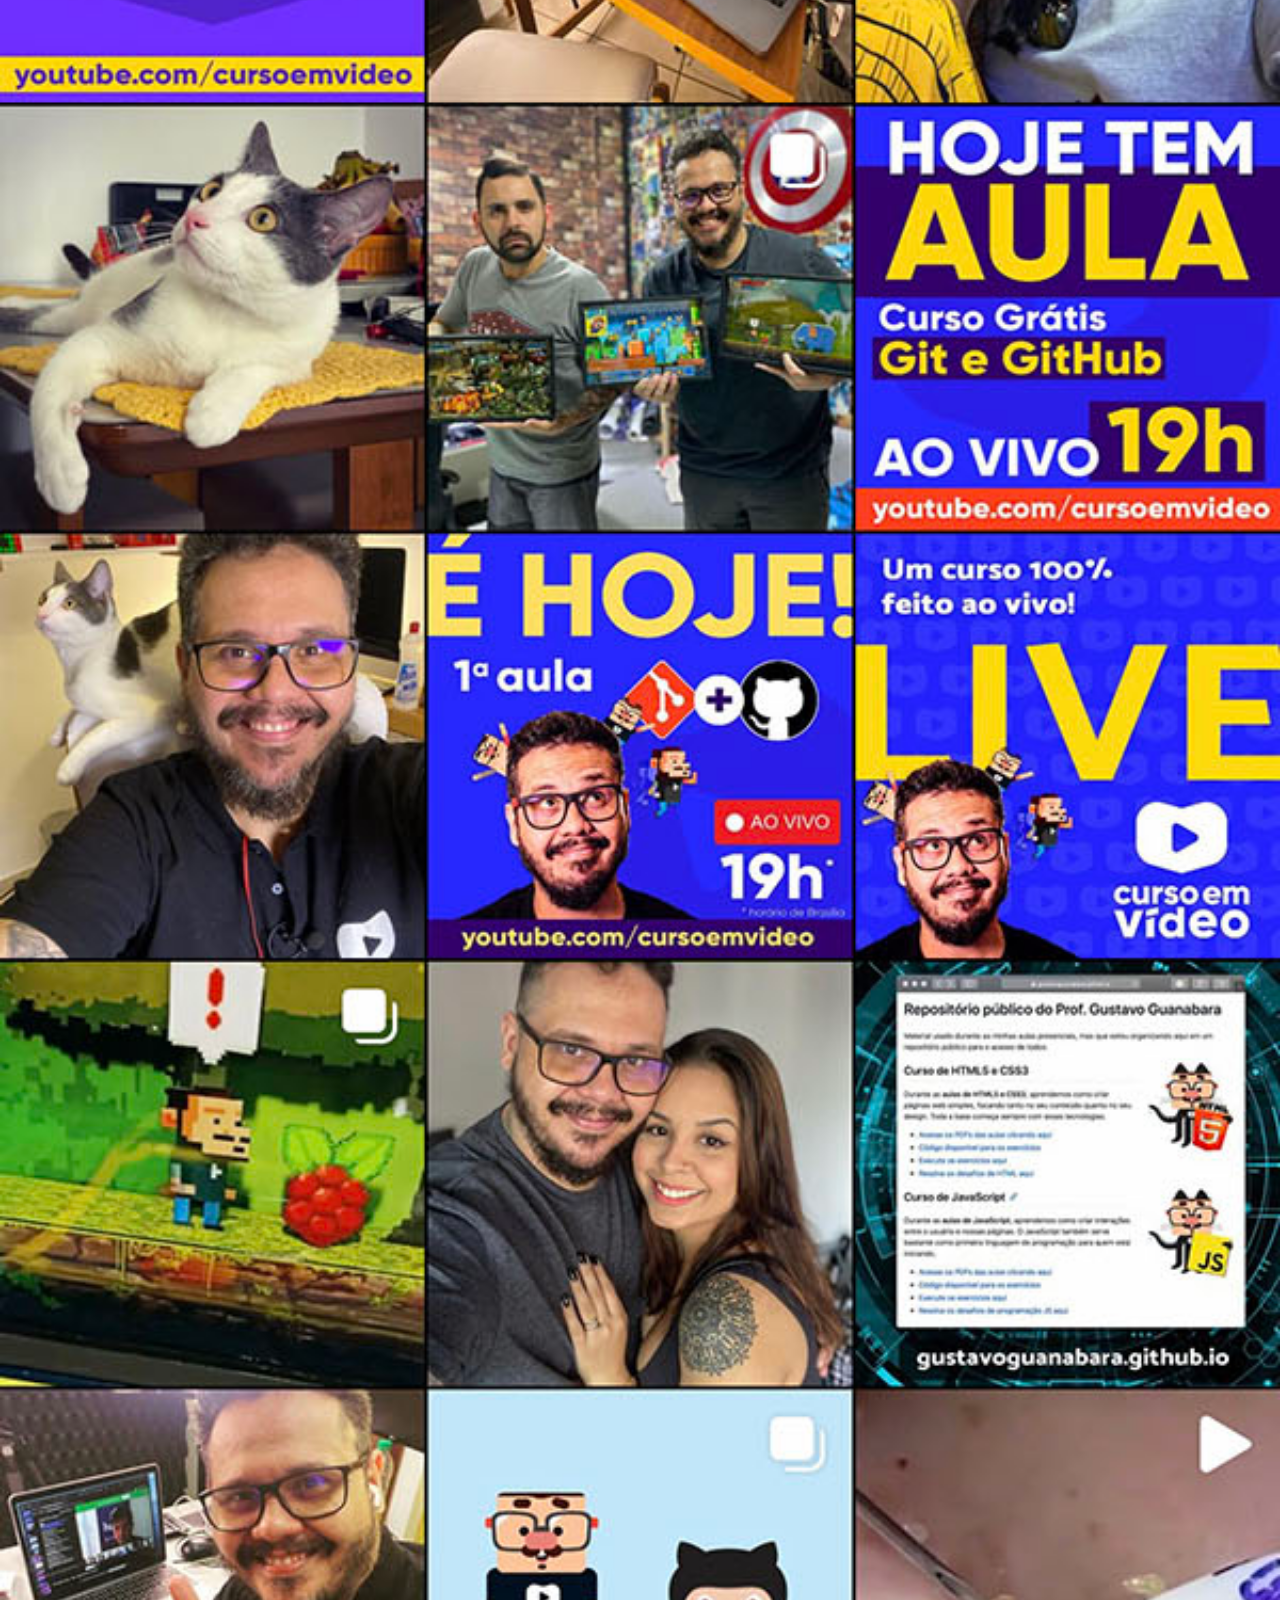
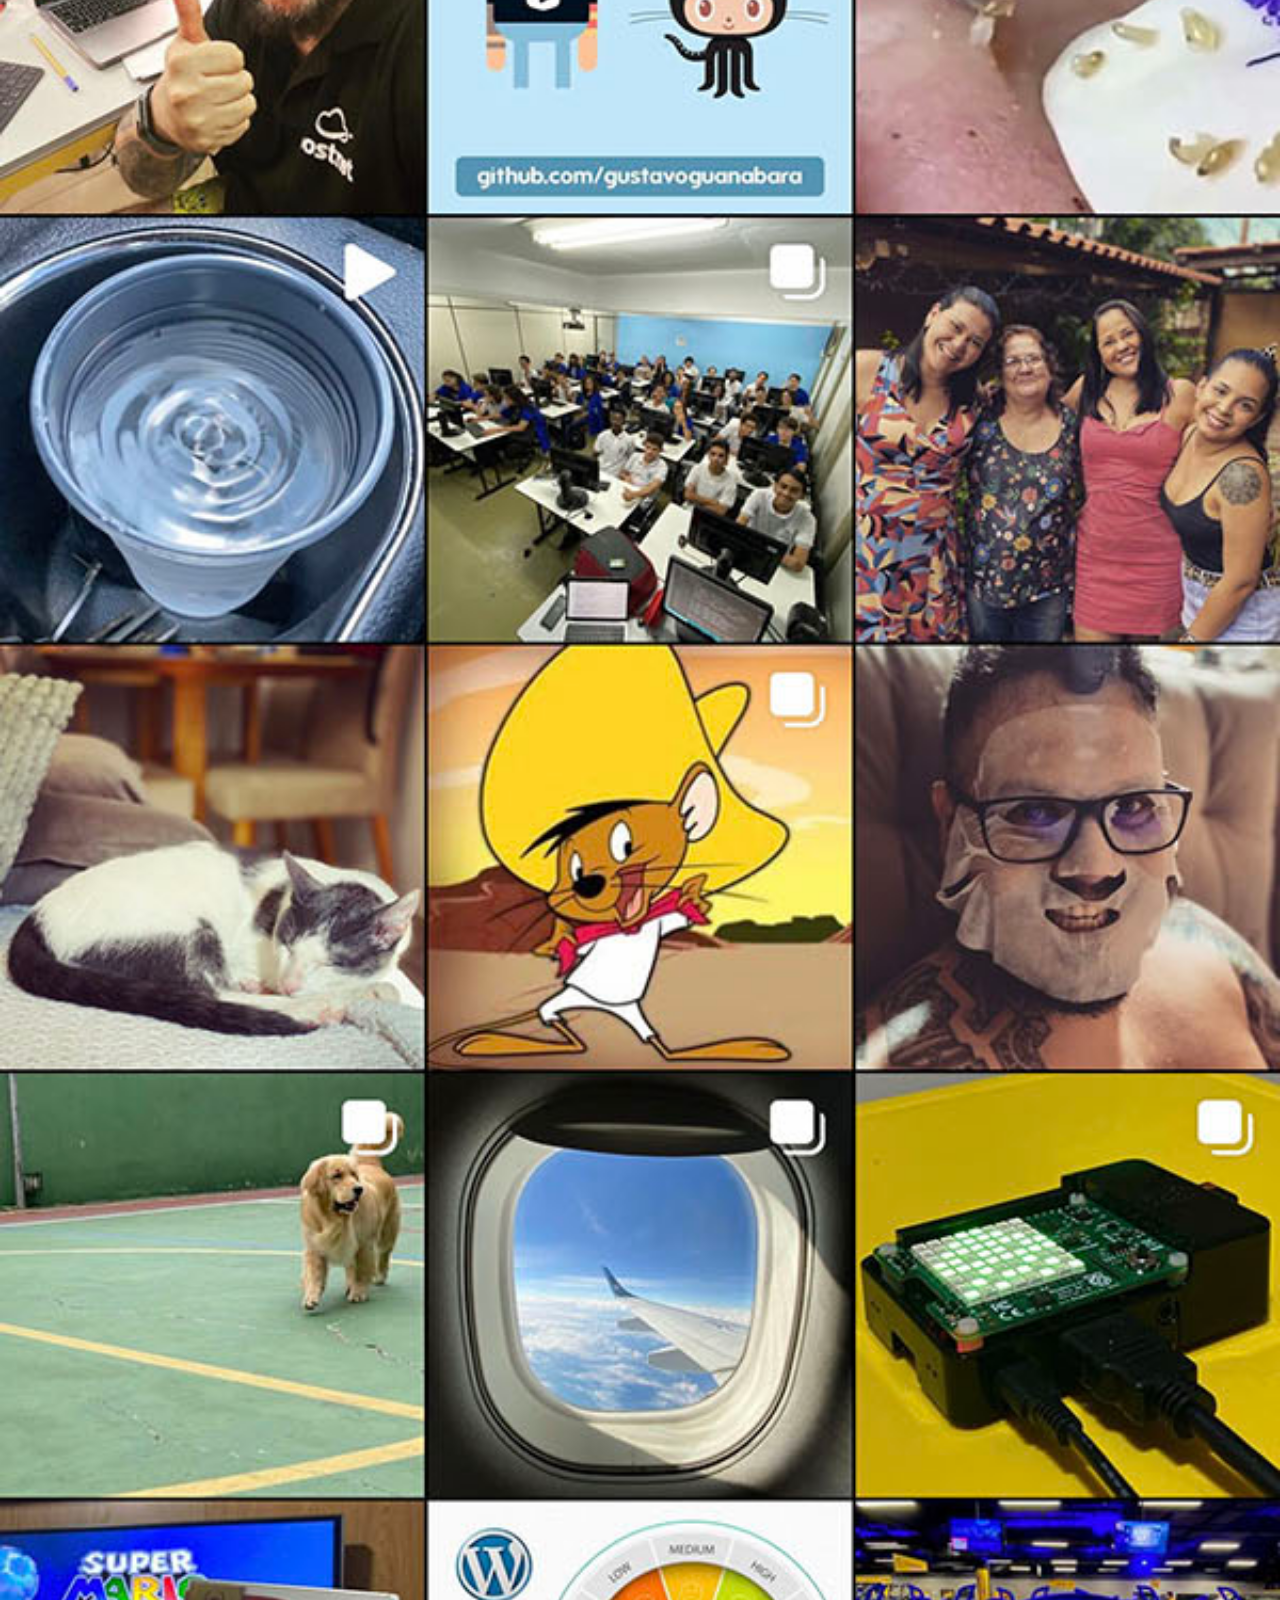
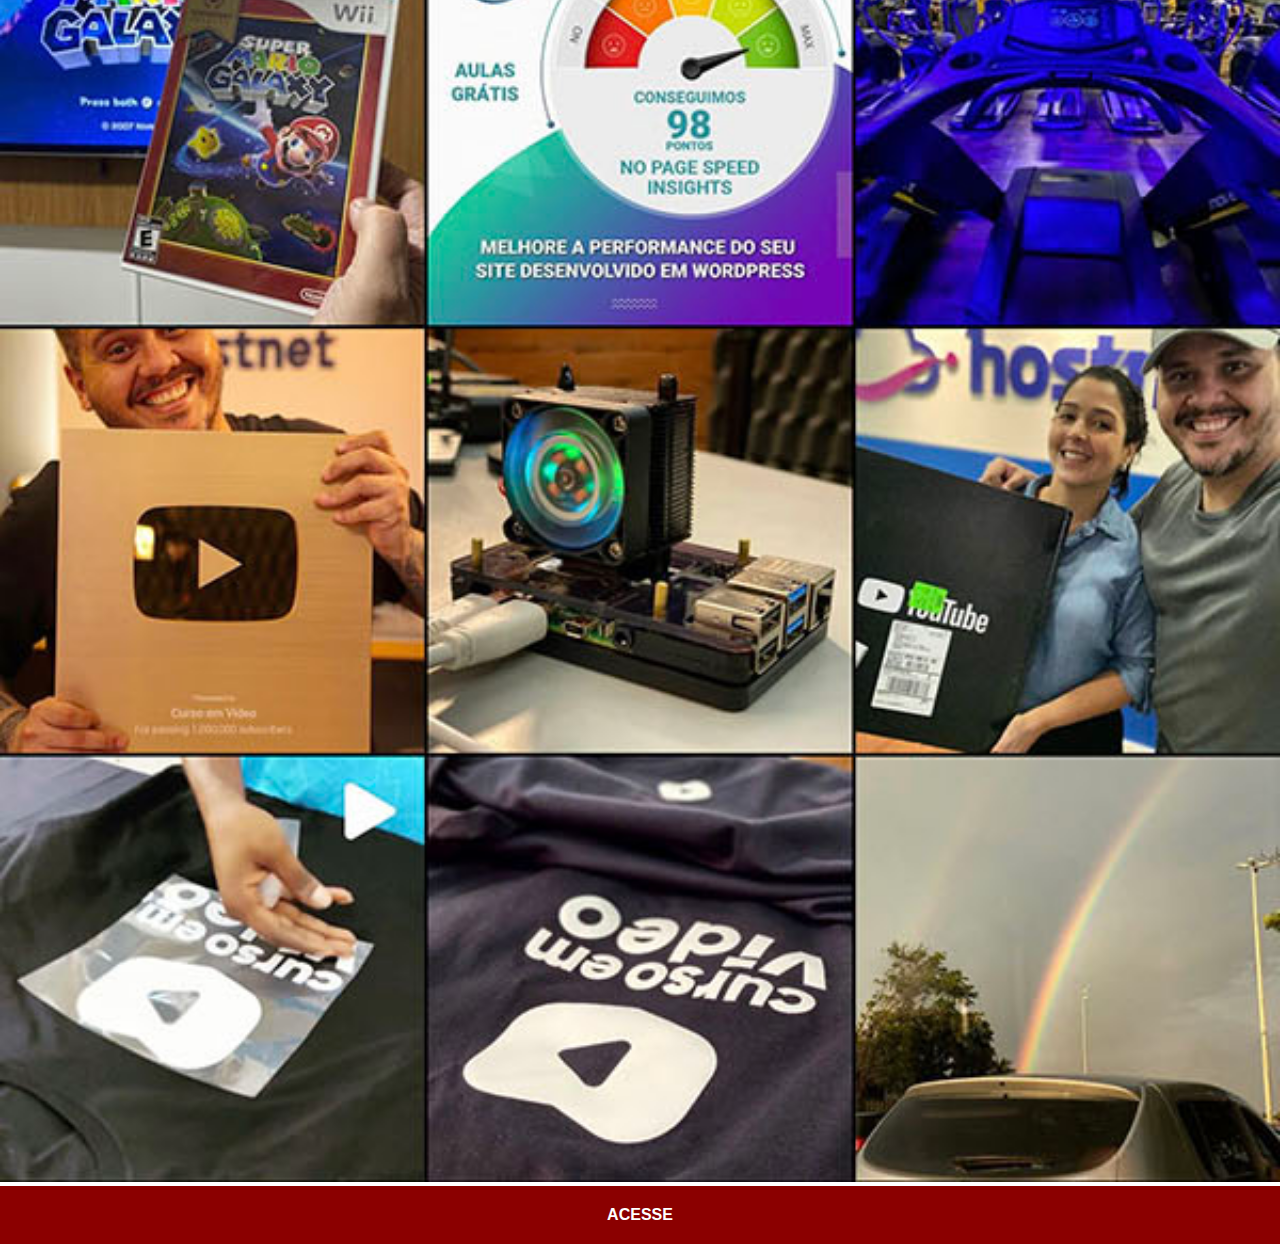
<file: instagram.html>
<!DOCTYPE html>
<html lang="pt-br">
<head>
    <meta charset="UTF-8">
    <meta name="viewport" content="width=device-width, initial-scale=1.0">
    <title>Instagram</title>
    <link rel="stylesheet" href="estilos/social.css">
</head>
<body>
    <img src="imagens/tela-instagram.jpg" alt="Instagram">
    <a href="https://www.instagram.com/gustavoguanabara/" target="_blank">ACESSE</a>
</body>
</html>
</file>
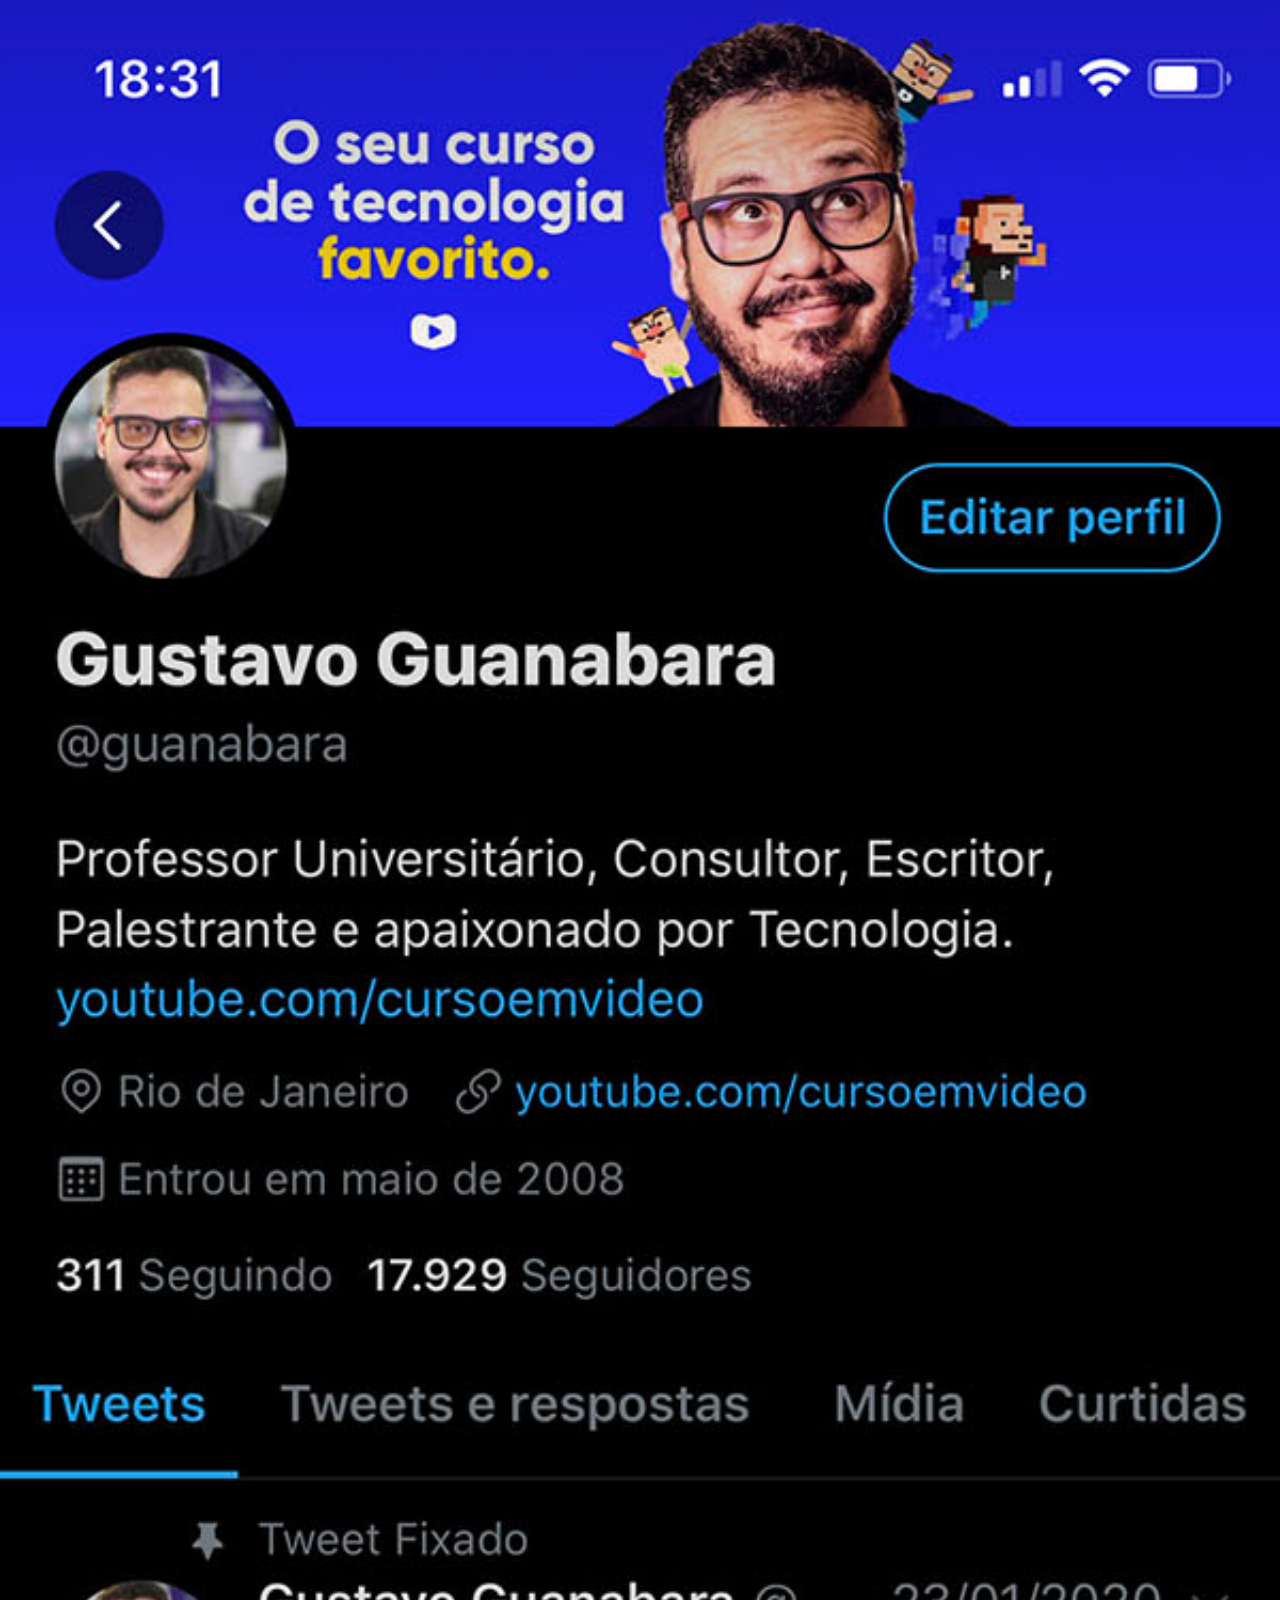
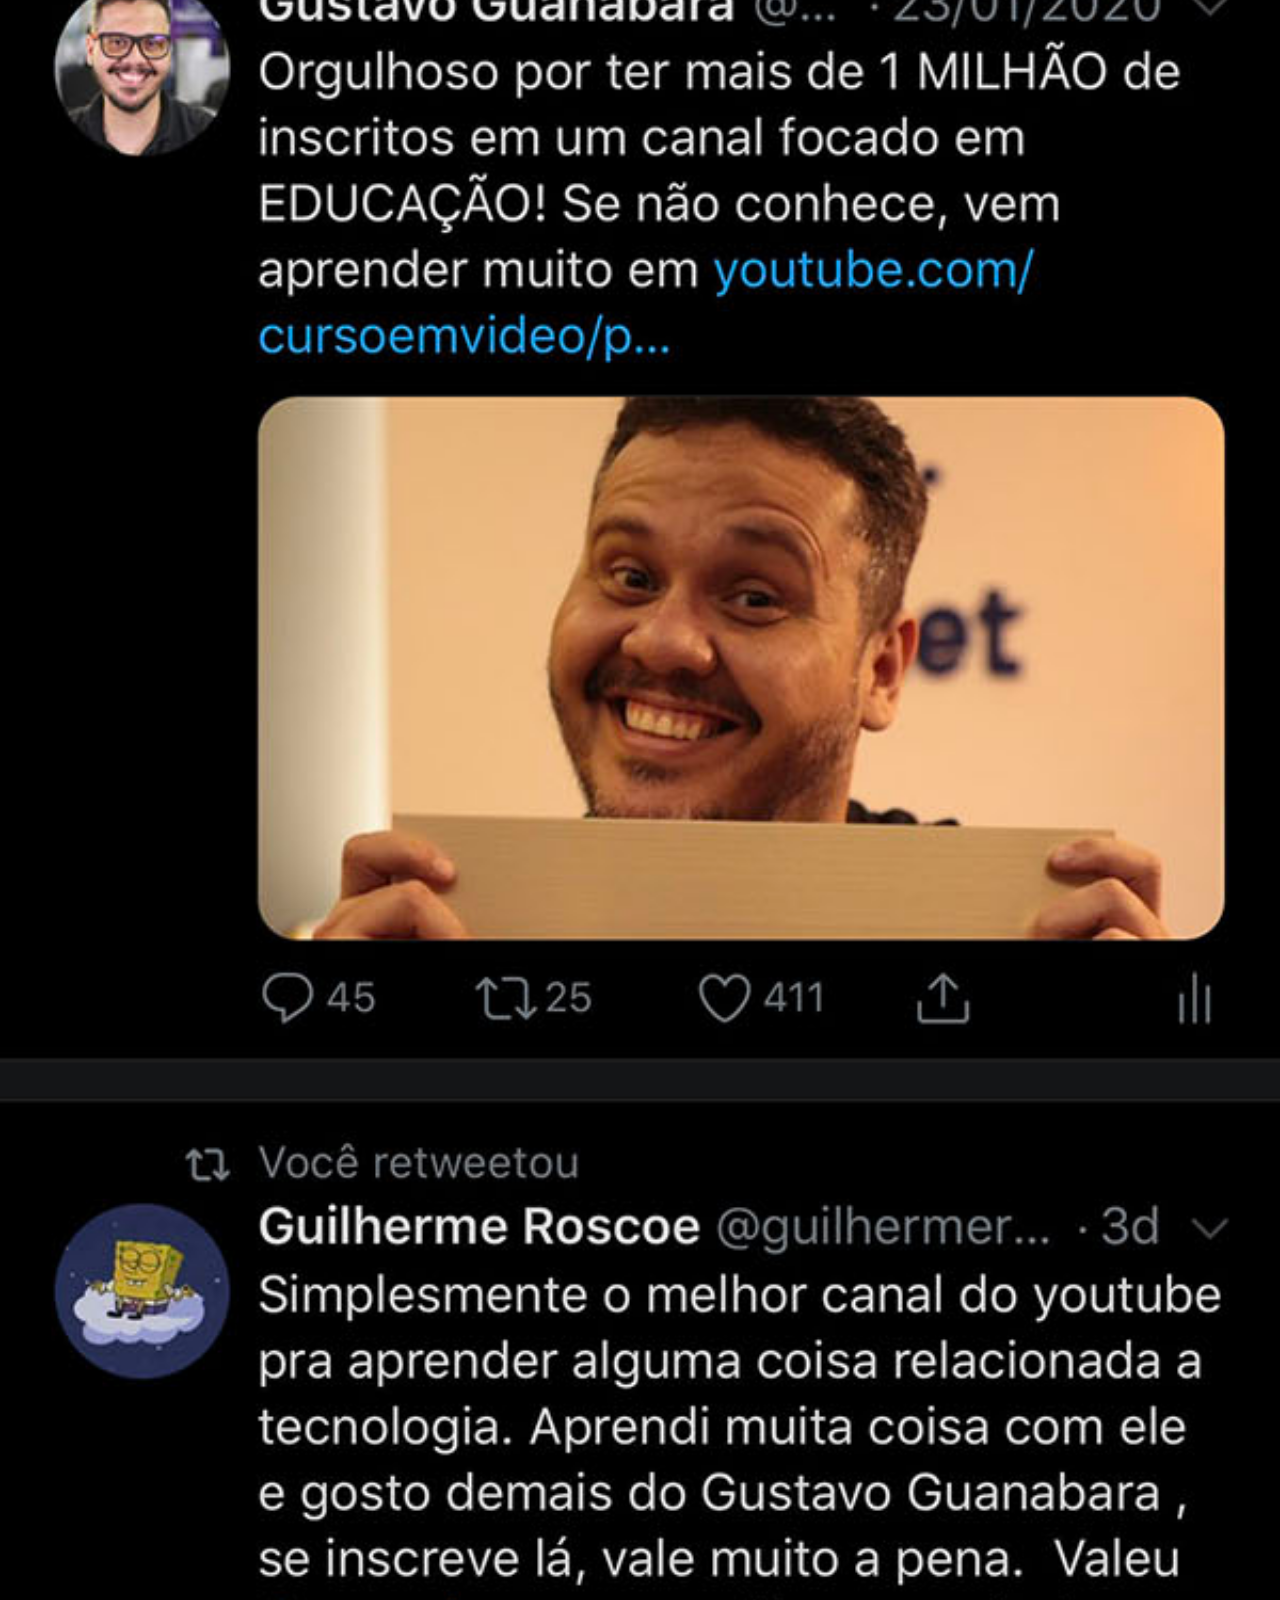
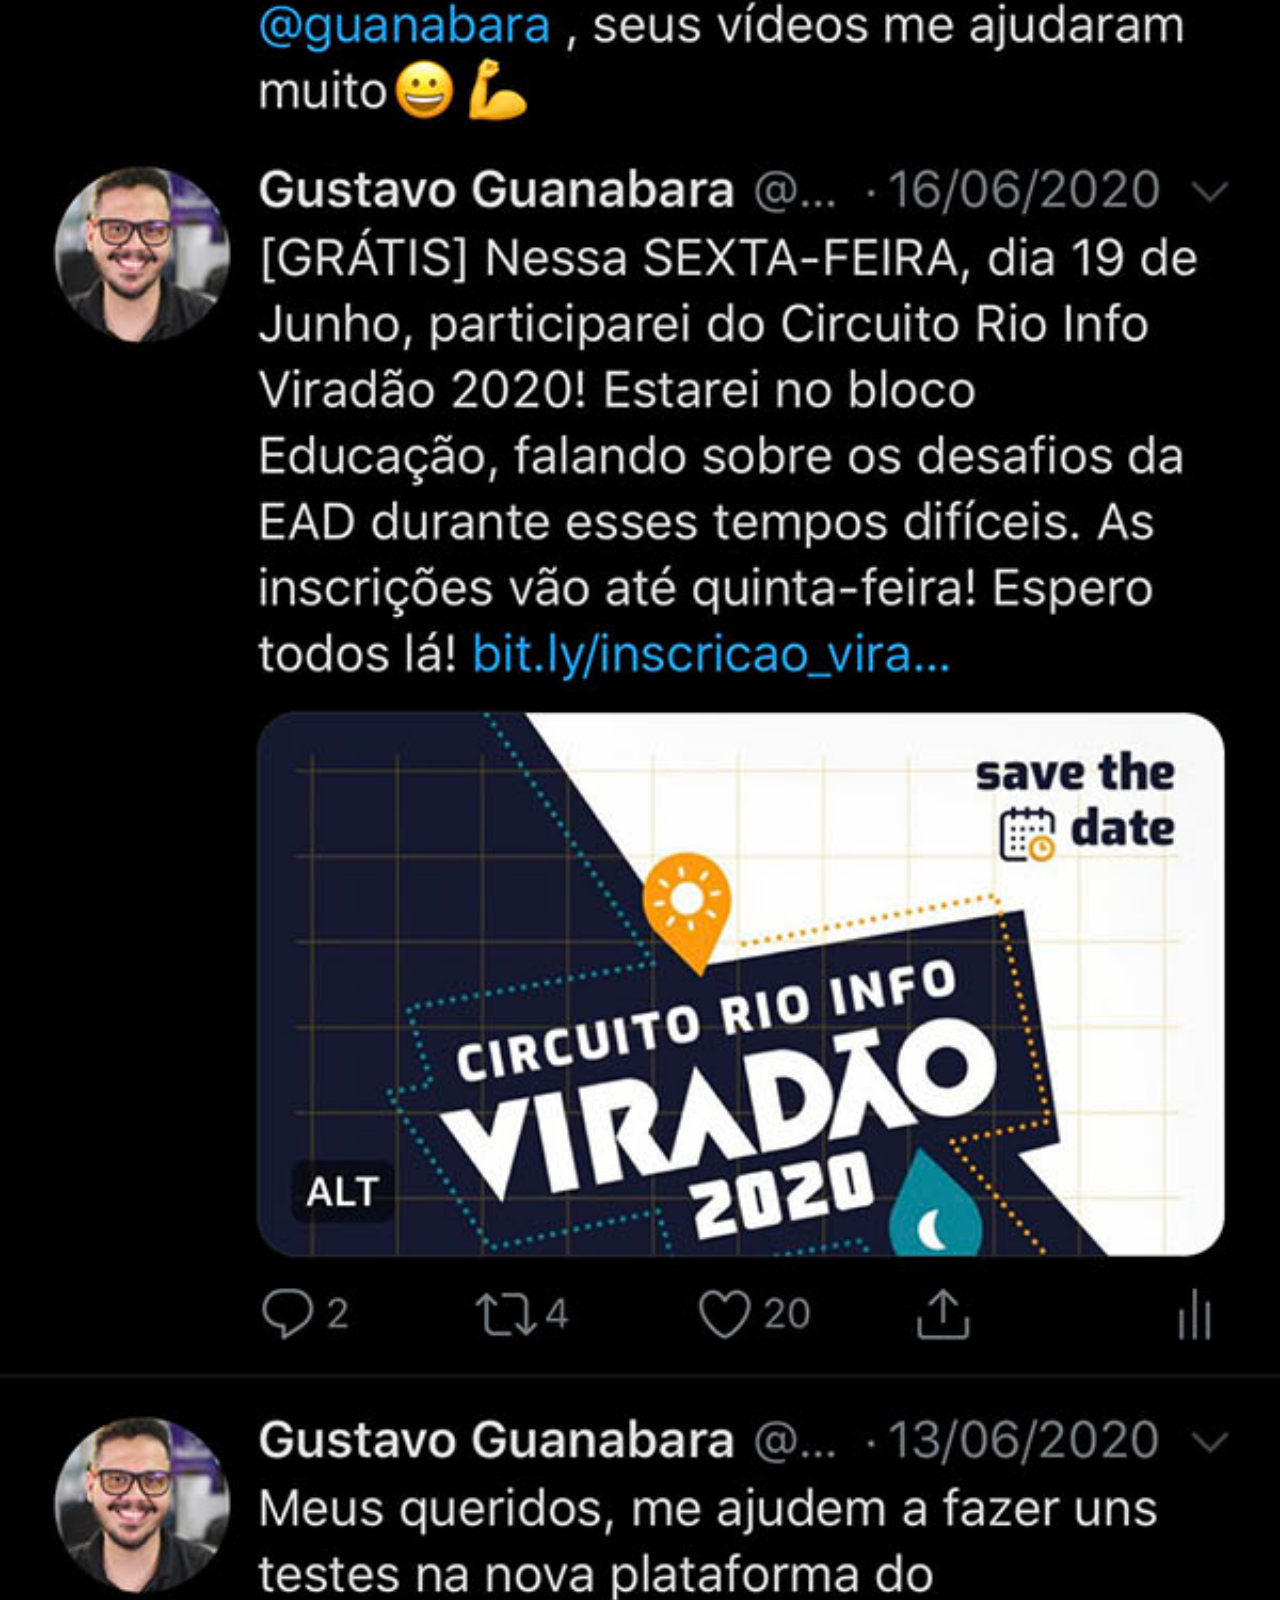
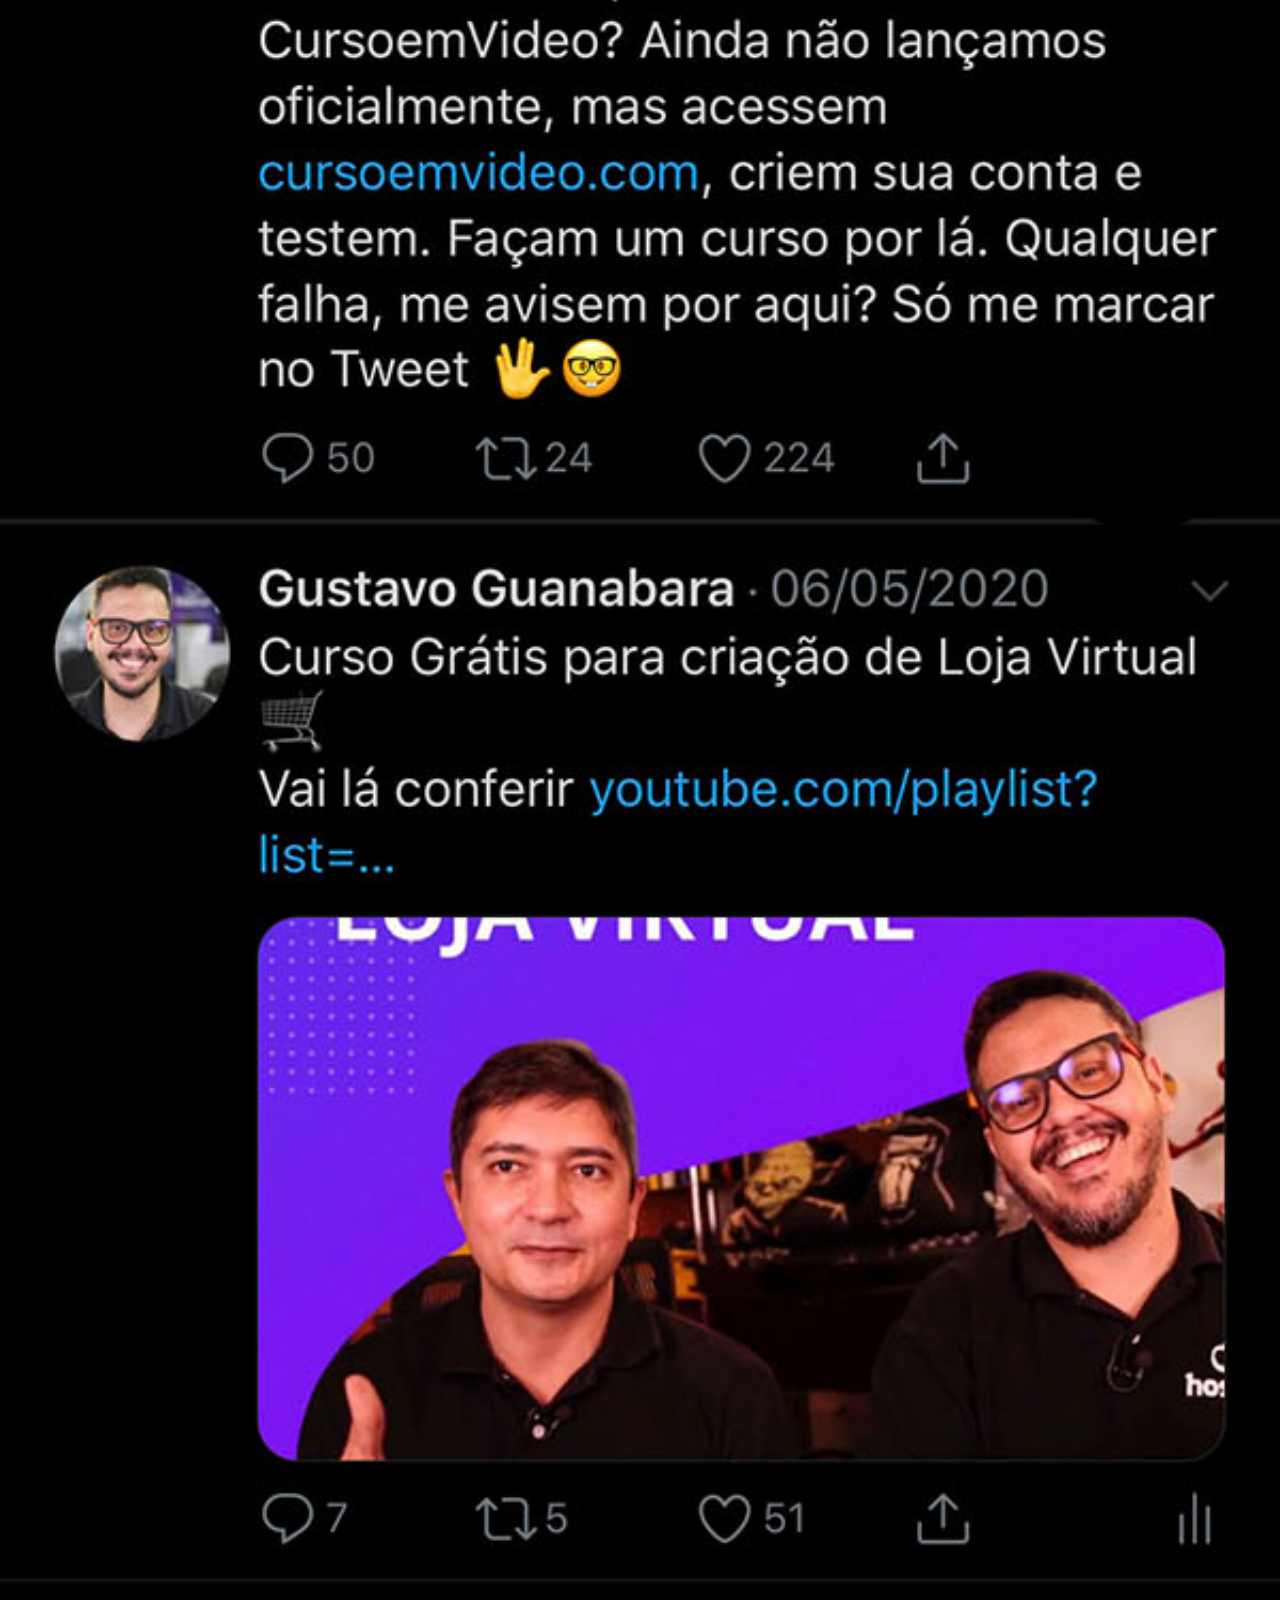
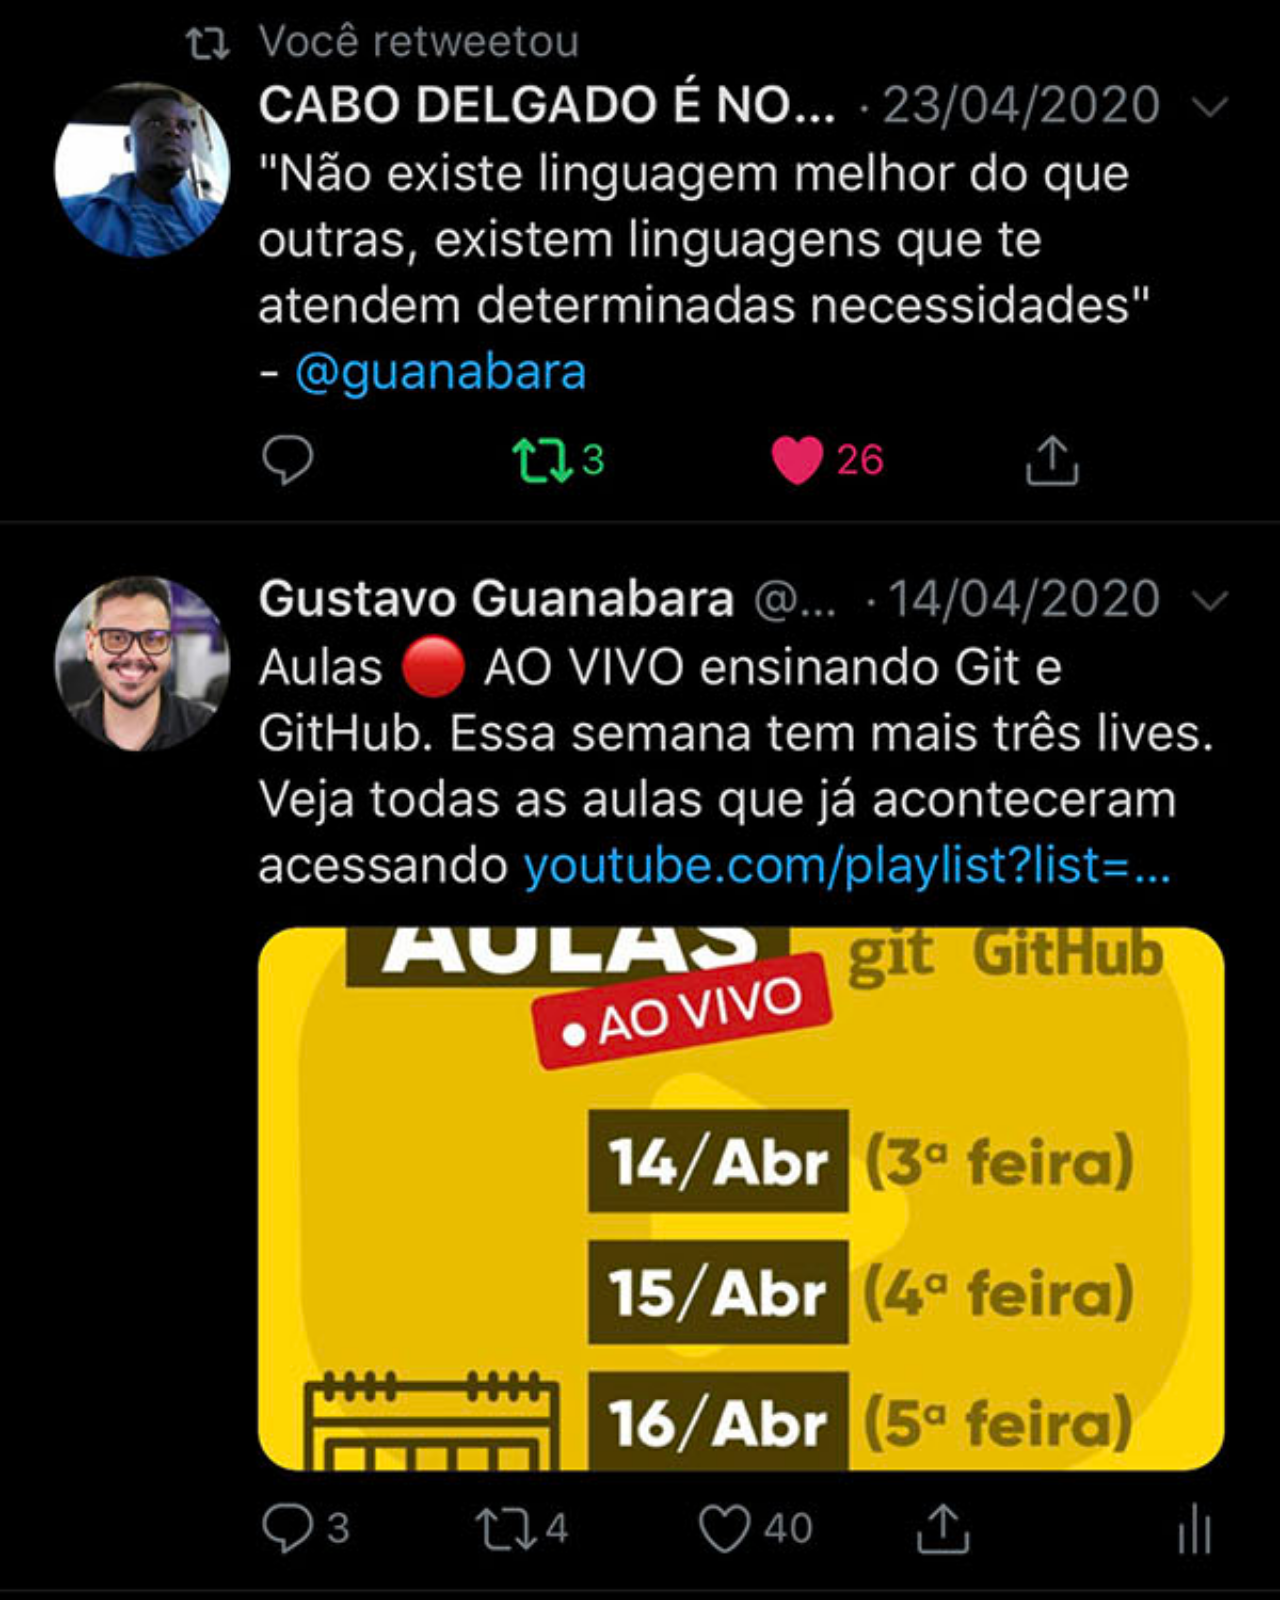
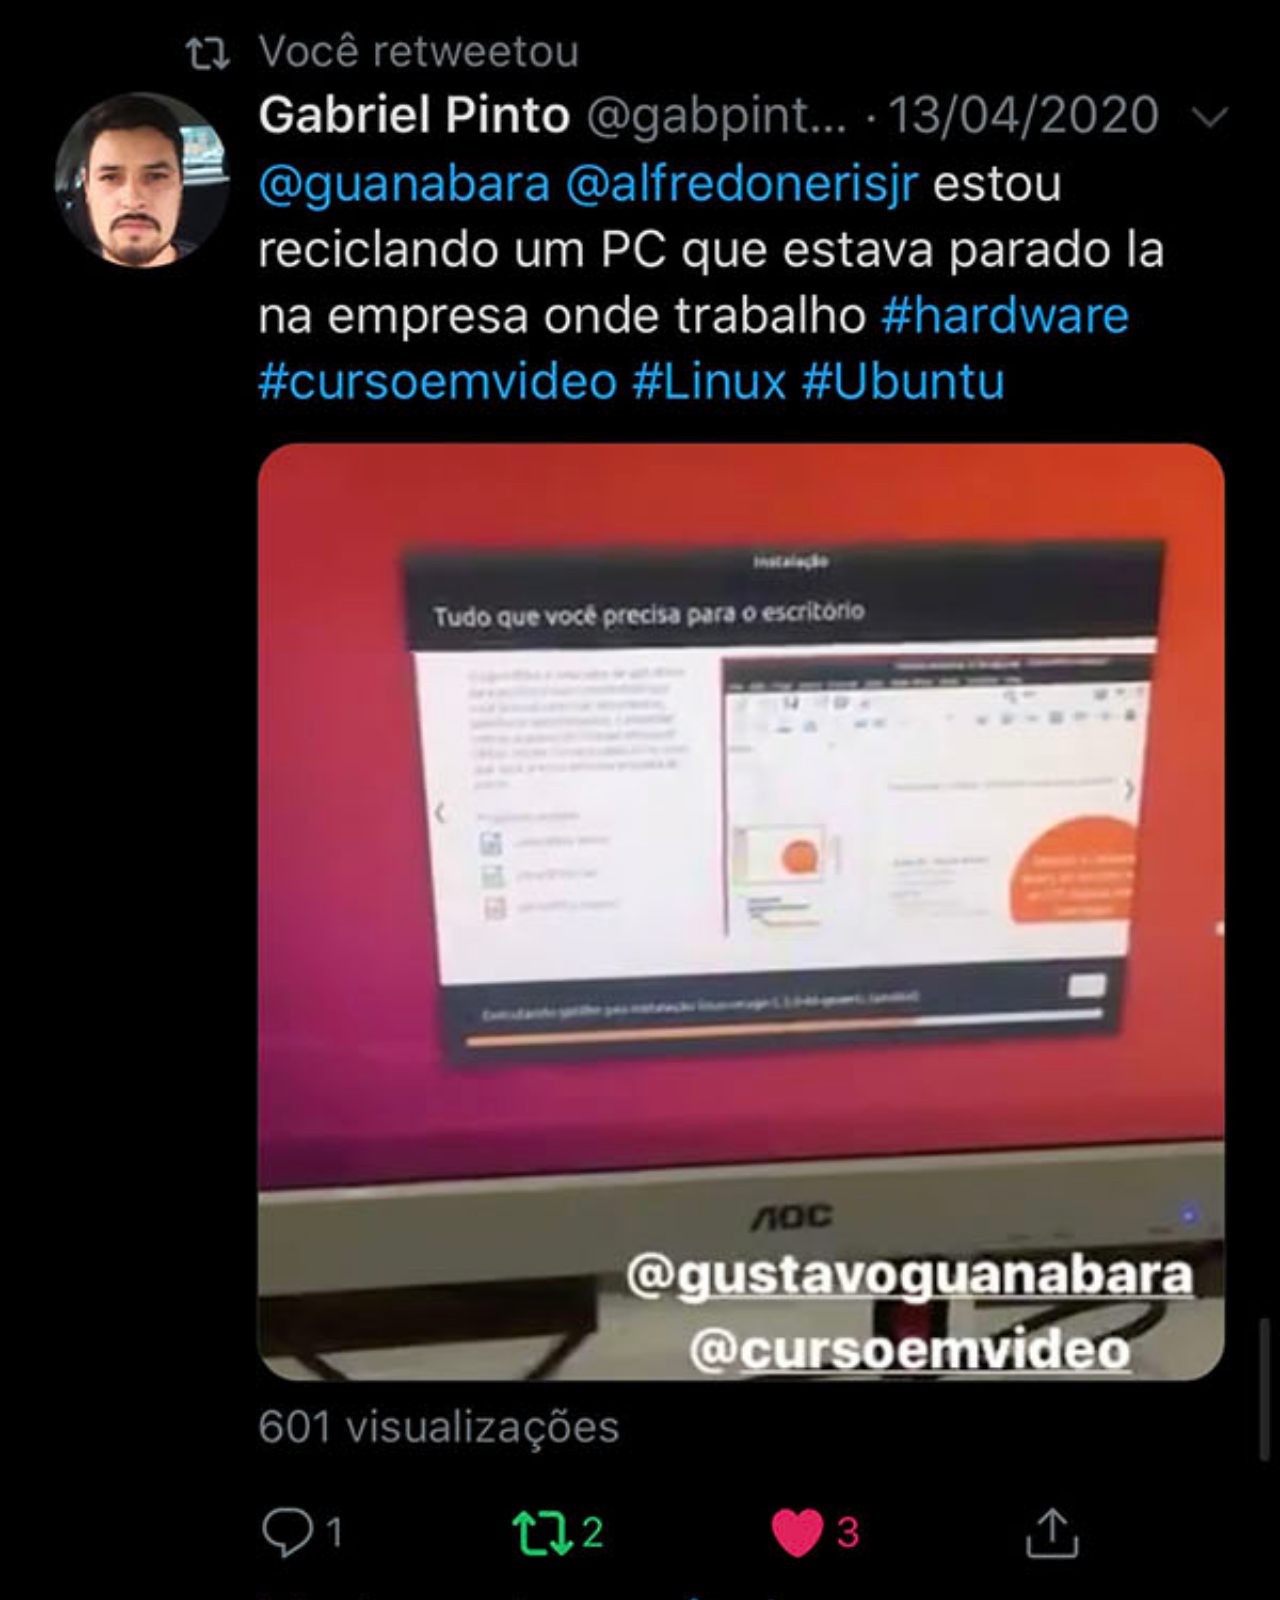
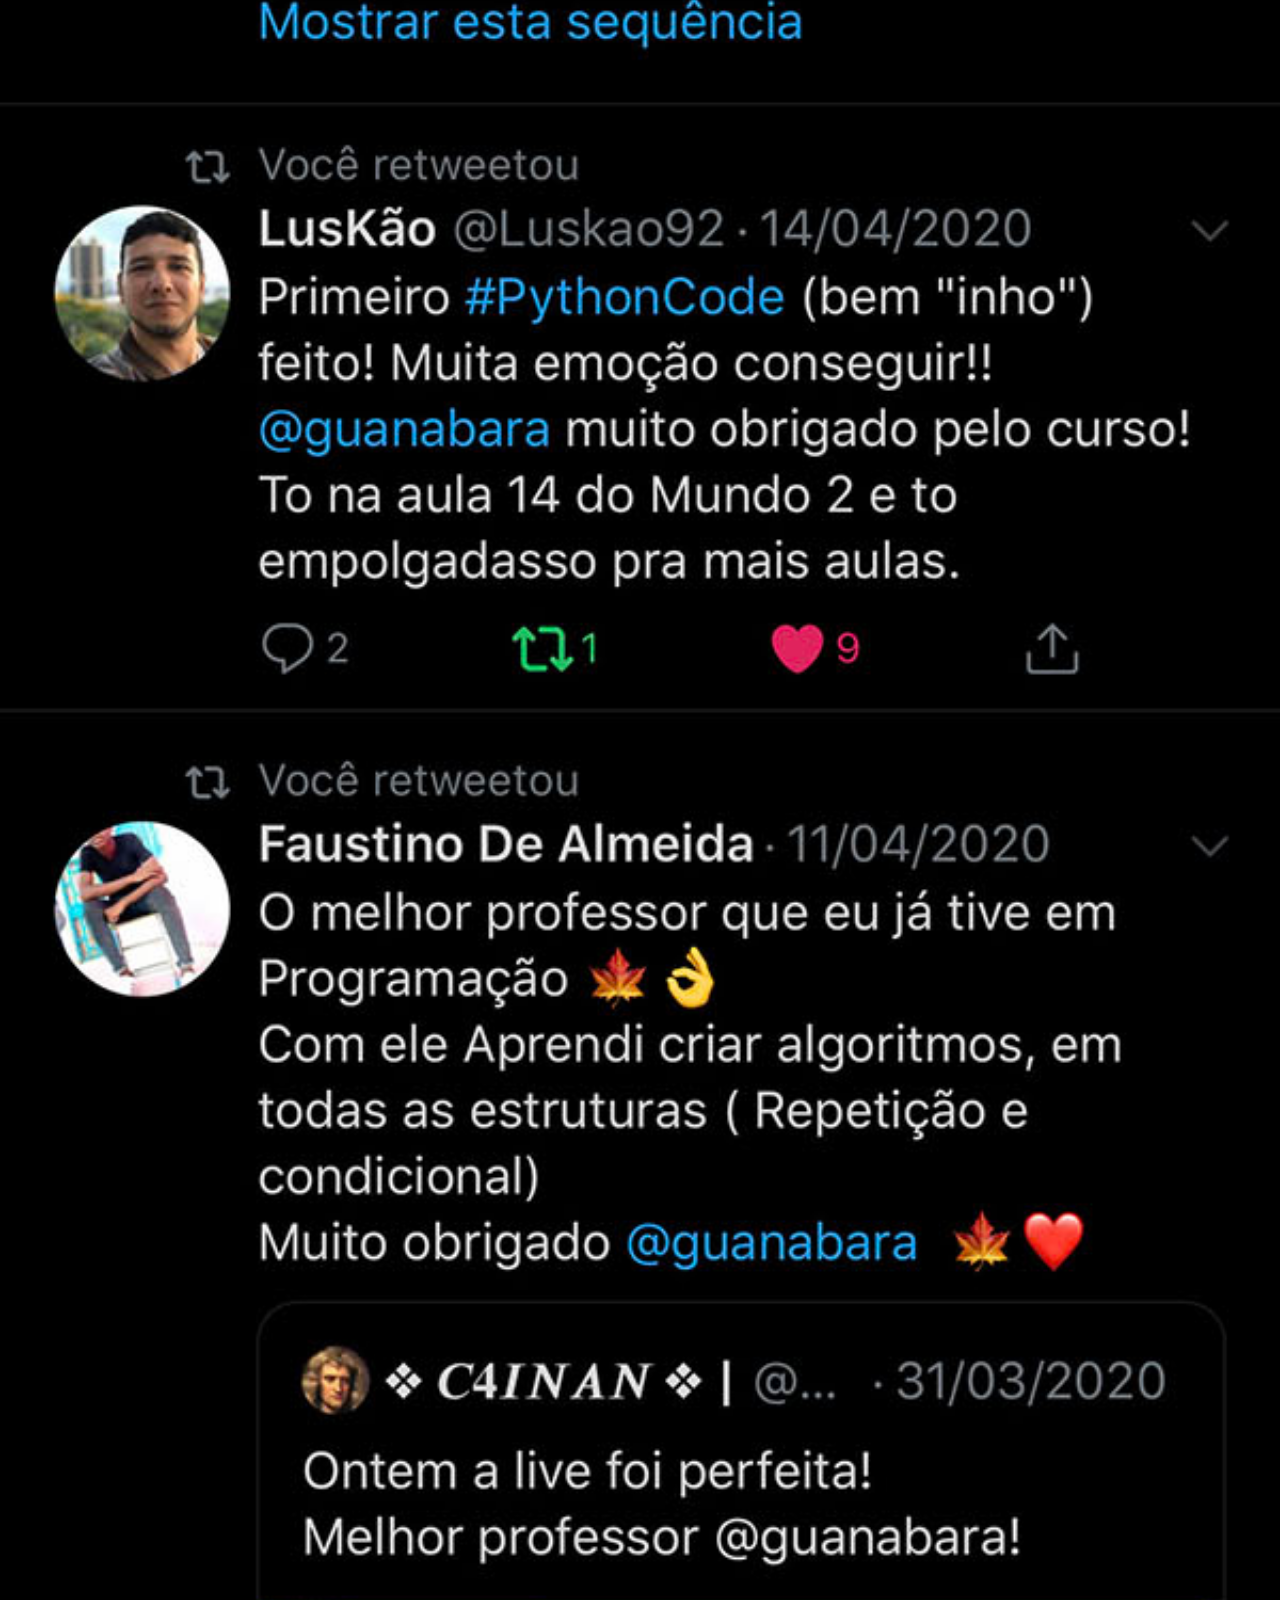
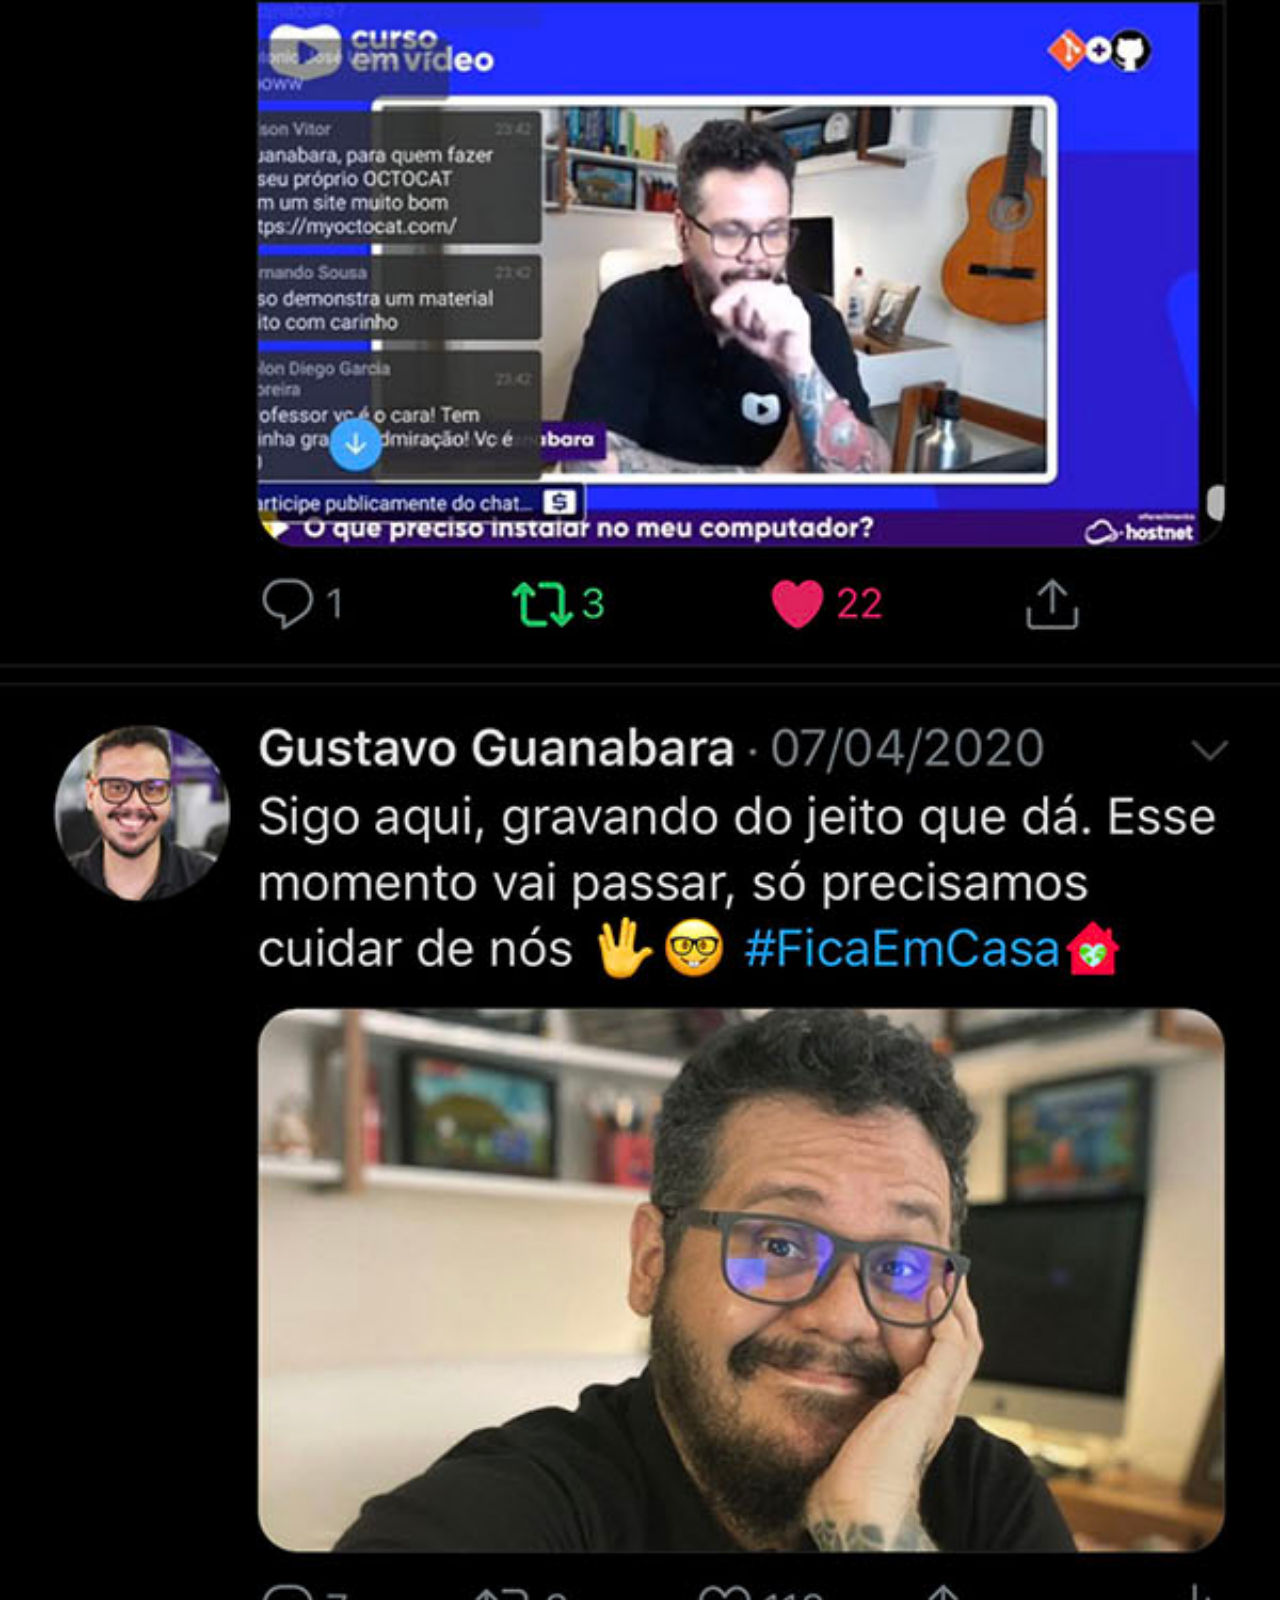
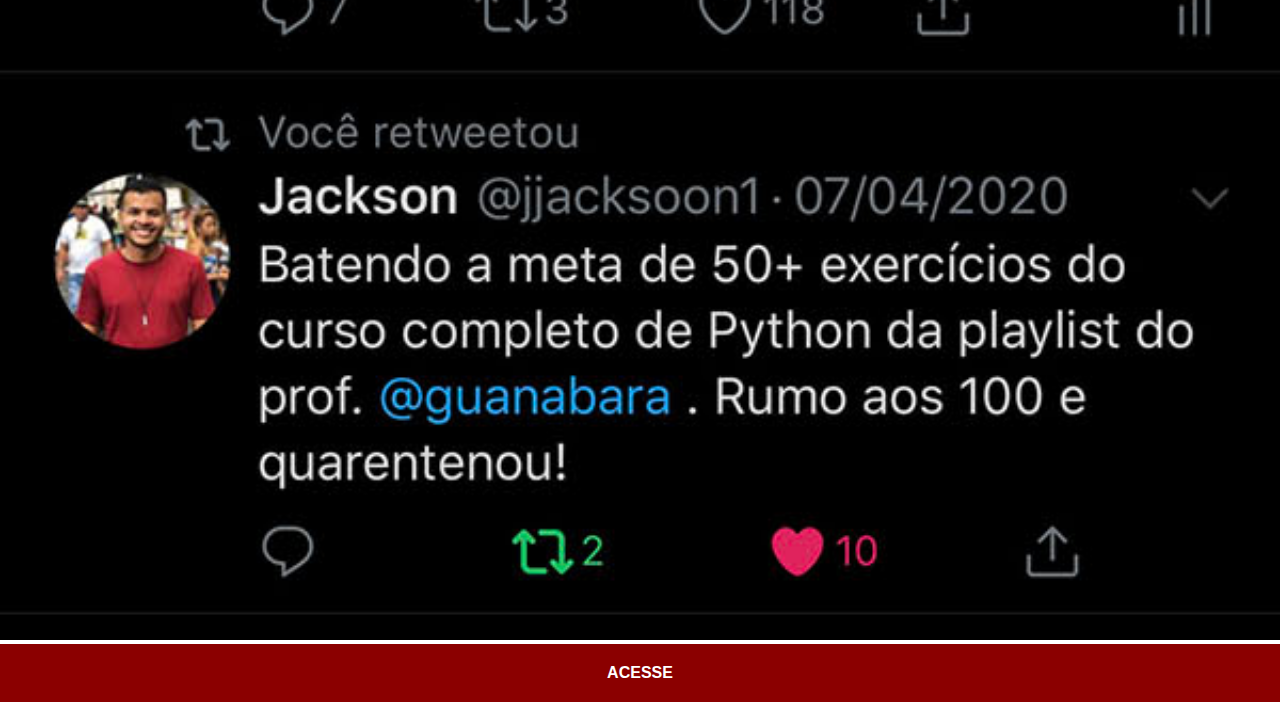
<file: twiter.html>
<!DOCTYPE html>
<html lang="pt-br">
<head>
    <meta charset="UTF-8">
    <meta name="viewport" content="width=device-width, initial-scale=1.0">
    <title>Twiter</title>
    <link rel="stylesheet" href="estilos/social.css">
</head>
<body>
    <img src="imagens/tela-twitter.jpg" alt="Twiter">
    <a href="https://x.com/guanabara" target="_blank">ACESSE</a>
</body>
</html>
</file>
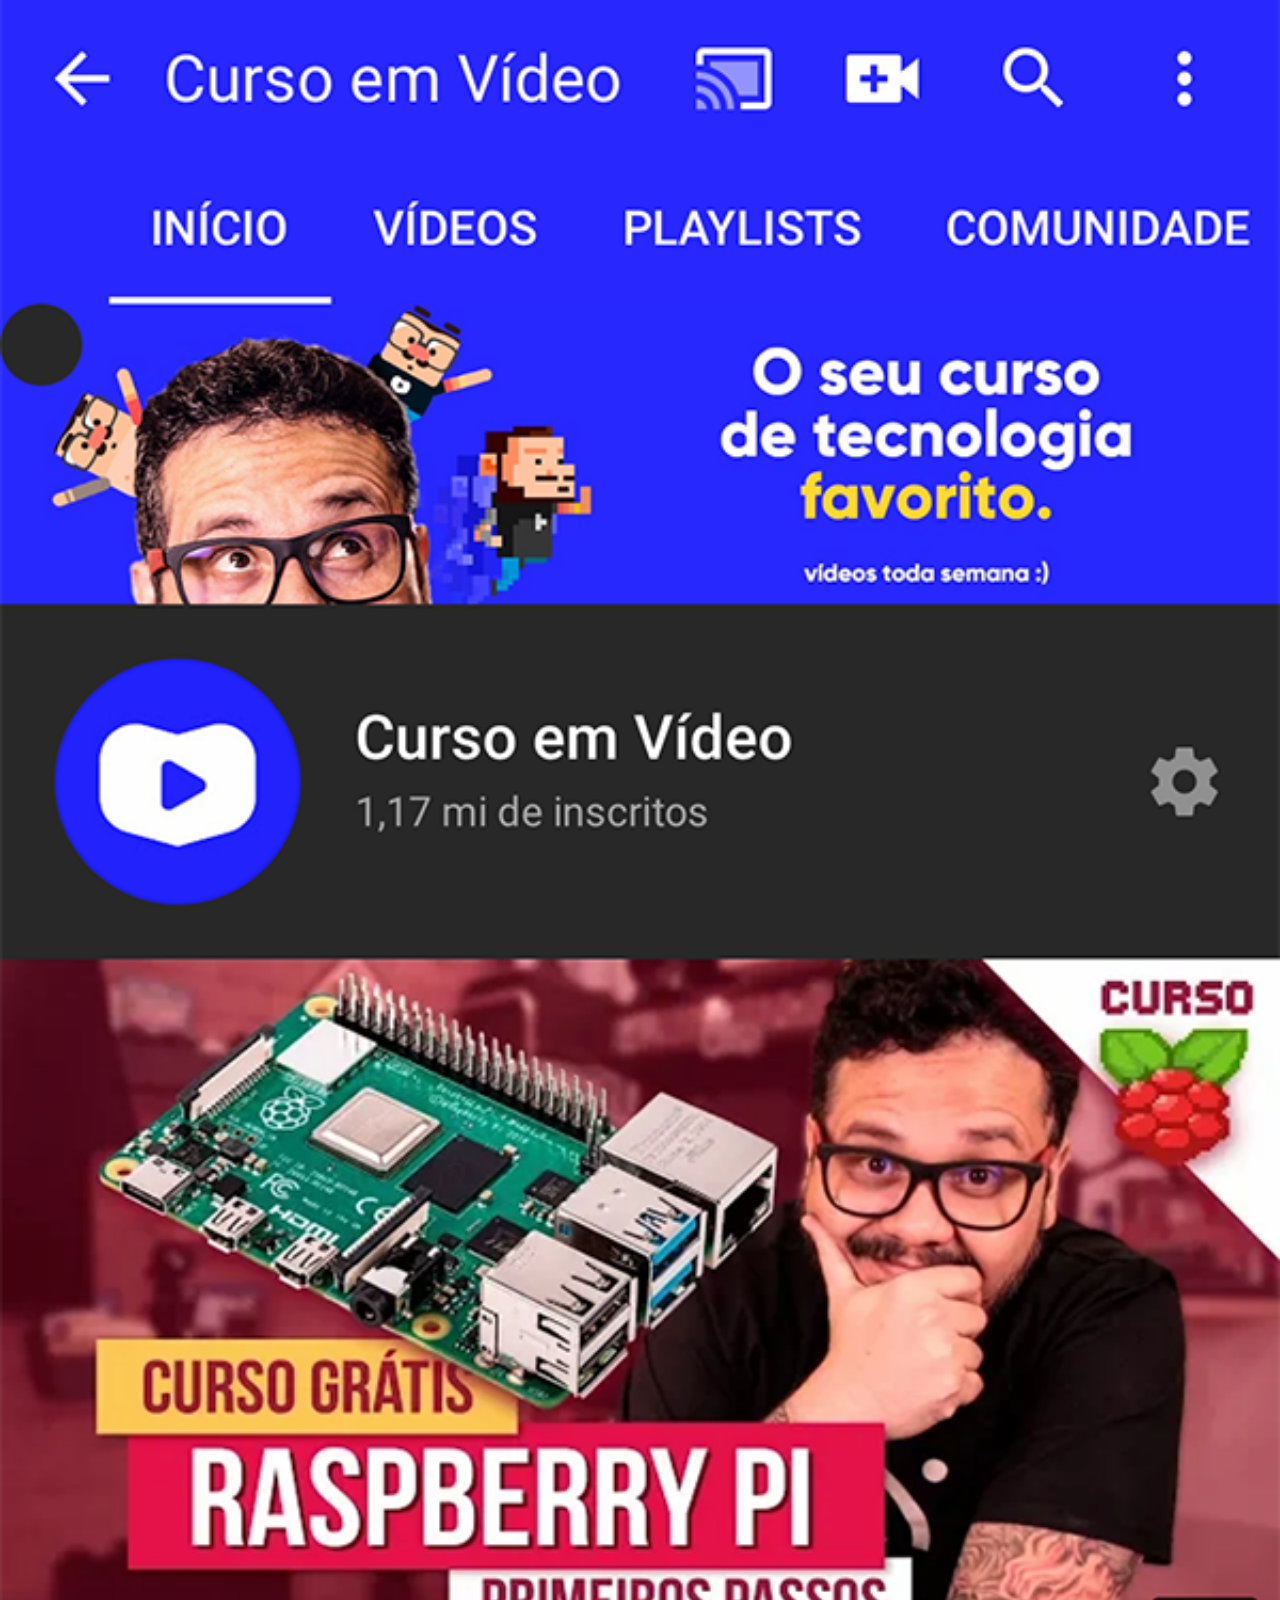
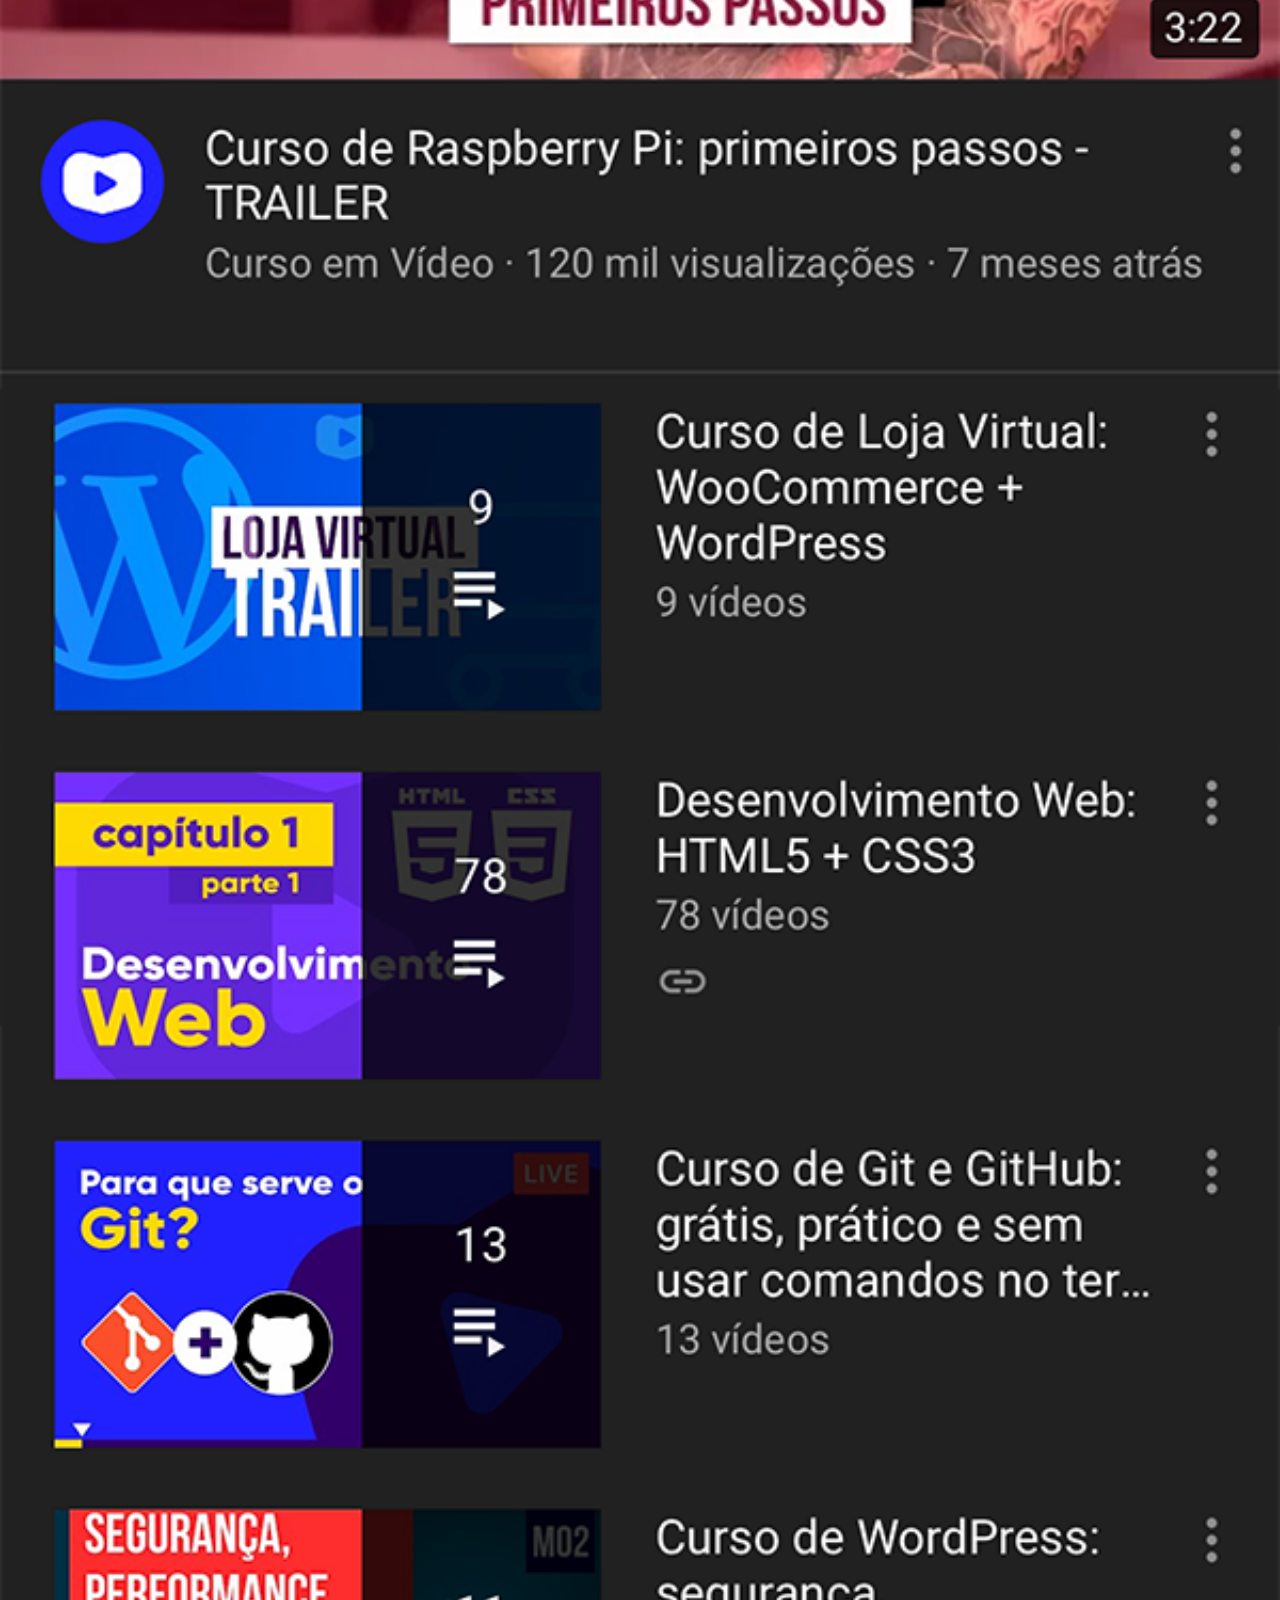
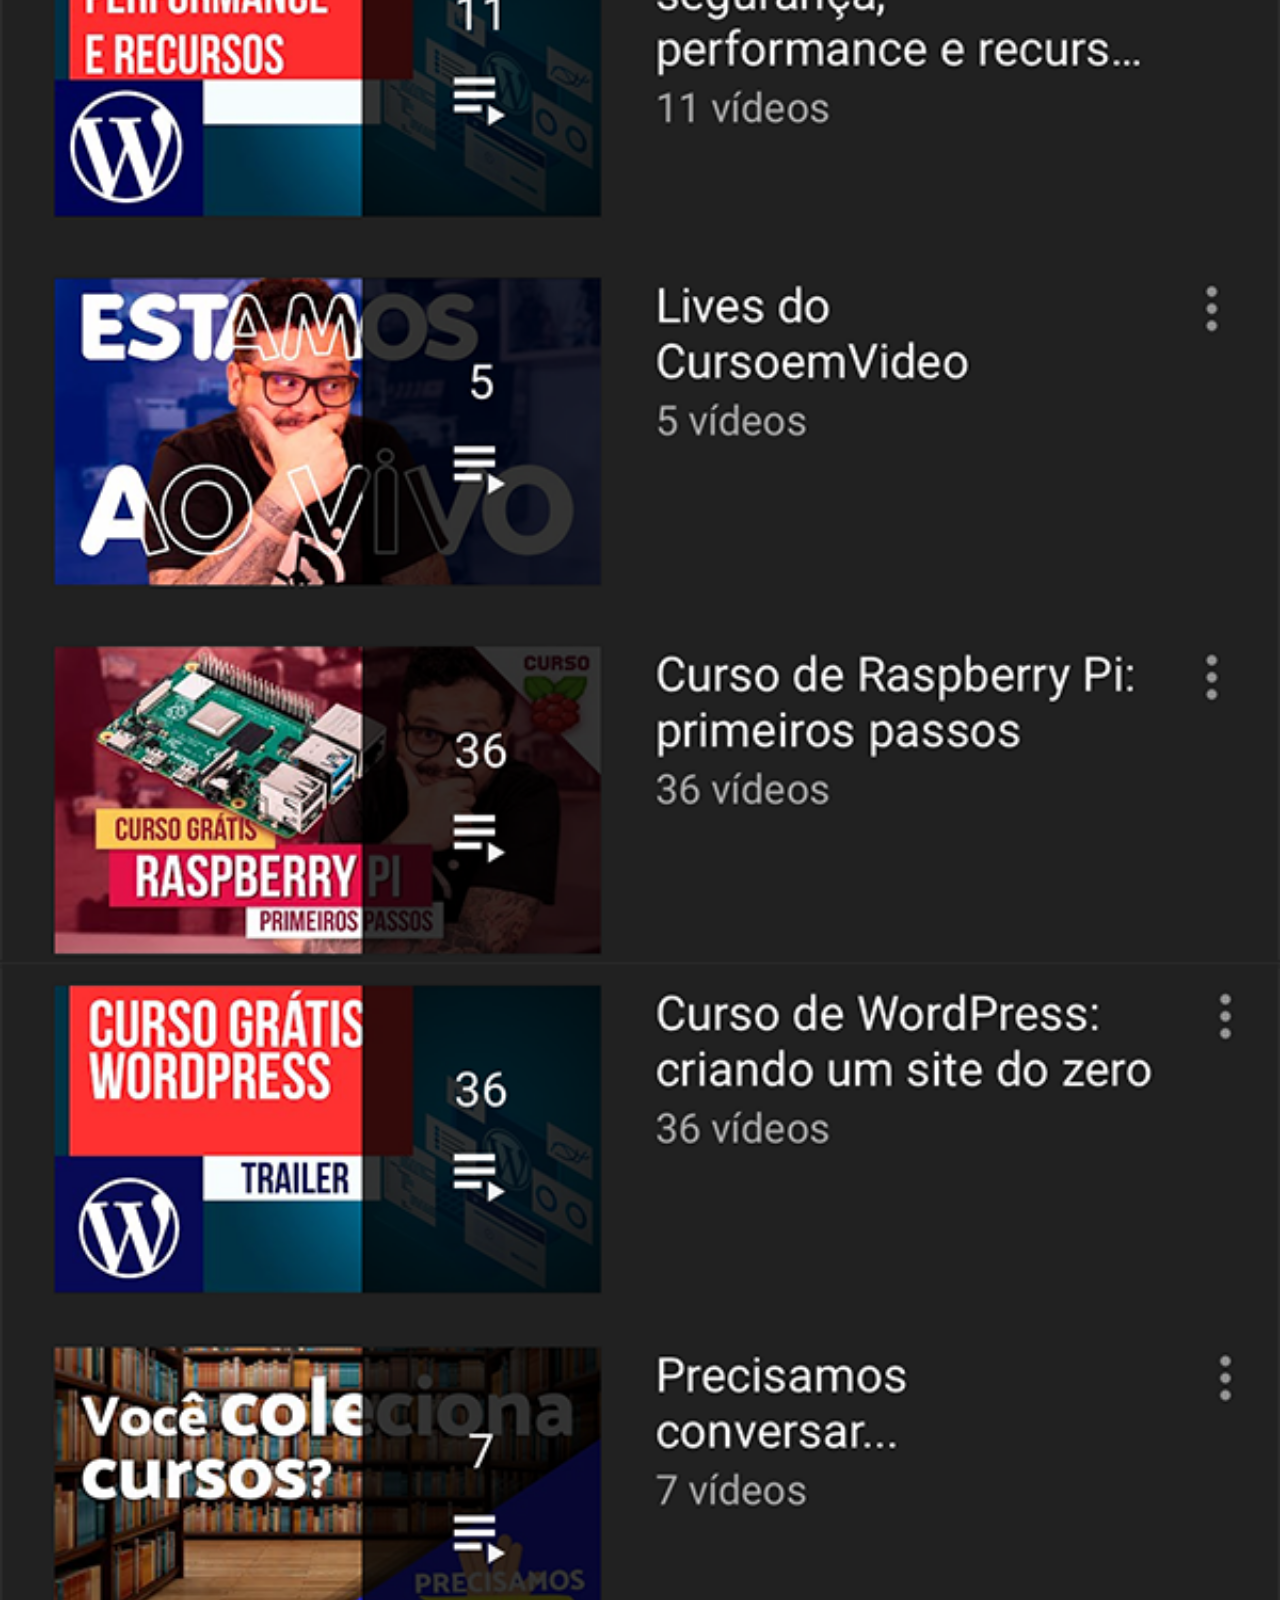
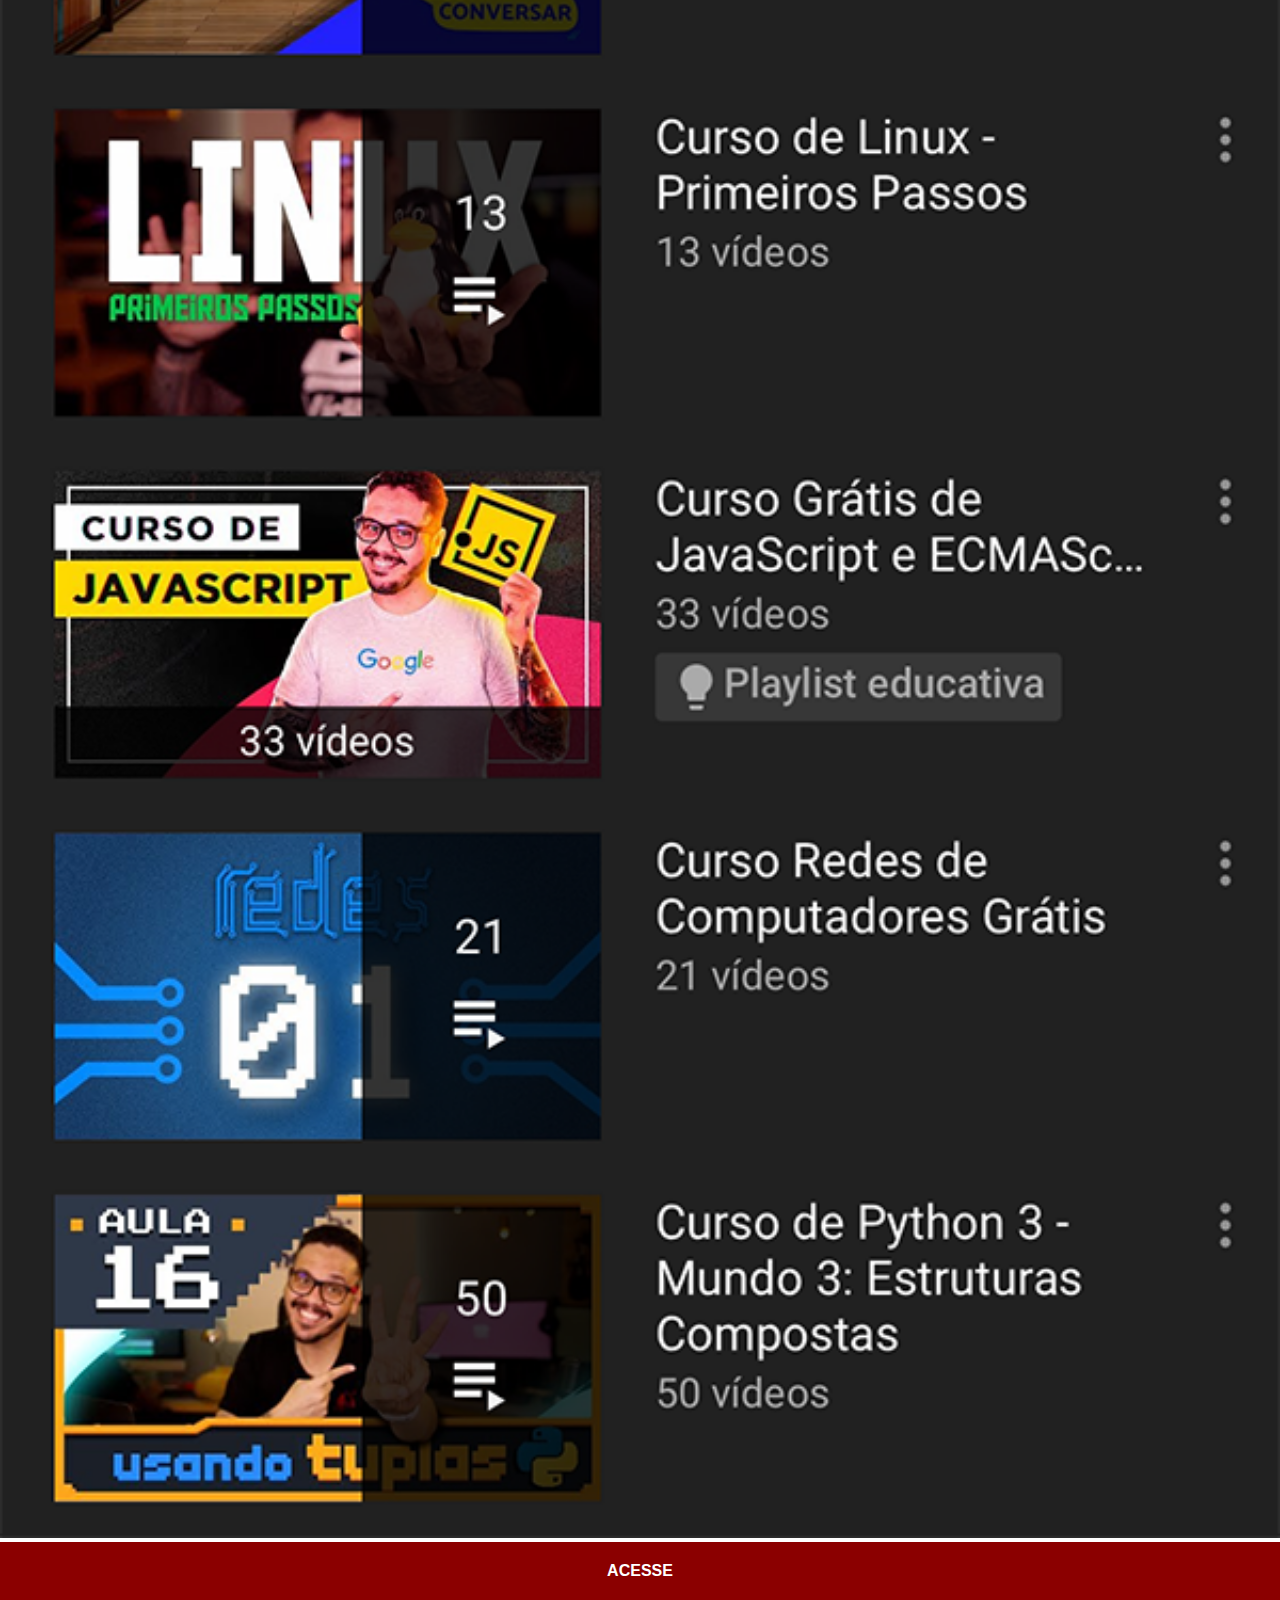
<file: youtube.html>
<!DOCTYPE html>
<html lang="pt-br">
<head>
    <meta charset="UTF-8">
    <meta name="viewport" content="width=device-width, initial-scale=1.0">
    <title>Youtube</title>
    <link rel="stylesheet" href="estilos/social.css">
</head>
<body>
    <img src="imagens/tela-youtube.png" alt="Youtube">
    <a href="https://www.youtube.com/c/CursoemV%C3%ADdeo/playlists" target="_blank">ACESSE</a>
</body>
</html>
</file>
<file: estilos/style.css>
@charset "UTF-8";

/*Configuração geral do site*/
*{
    margin: 0px;
    padding: 0px;
    font-family: Arial, Helvetica, sans-serif;
}

html, body{
    height: 100vh;
    width: 100vw;
    background-color: black;
}

body{
    background: url('../imagens/fundo-madeira.jpg') no-repeat top center;
    background-size: cover; /*imagem será sempre exibida na tela sem nenhum corte*/
    background-attachment: fixed; /*a imagem fica fixa enquanto o conteúdo está sendo rolado*/
}

main{
    height: 100vh;
    position: relative;
    
}

section#telefone{
    height: 627px;
    width: 311px;

    position: absolute;
    left: 50%;
    top: 50%;
    transform: translate(-50%, -50%);

    background: url('../imagens/frame-iphone.png') no-repeat;
}

iframe#tela{
    position: relative;
    top: 80px;
    left: 22px;
    width: 267px;
    height: 471px;
}

section#redes-sociais{
    text-align: right;
}

section#redes-sociais img{
    width: 50px;
    margin: 10px;
    border-radius: 50%;  /*transformar as imagens quadradas em circulares*/
    box-shadow: 2px 2px 5px rgba(0, 0, 0, 0.400);
    box-sizing: border-box; /*para a borda fazer parte da caixa da imagem*/
}

section#redes-sociais img:hover{
    border: 2px solid rgba(255, 255, 255, 0.637);
    transform: translate(-3px, -3px); /*vai movimentar para cima e para esquerda quando o mouse passar por cima*/
    box-shadow: 5px 5px 10px rgba(0, 0, 0, 0.624);
    transition: transform .3s, border 1s; /*tempo para executar a transformação translate e border*/
}
</file>
<file: estilos/social.css>
@charset "UTF-8";

*{
    margin: 0px;
    padding: 0px;
    font-family: Arial, Helvetica, sans-serif;
}
::-webkit-scrollbar{ /*esconder a barra lateral*/
    width: 0px;
    height: 0px
}

img{
    width: 100vw;
}
a{
   display: block; 
   background-color: darkred;
   padding: 20px;
   text-align: center;
   font-weight: bolder;
   text-decoration: none;
   color: white;
}
a:hover{
    background-color: red;
}
</file>
